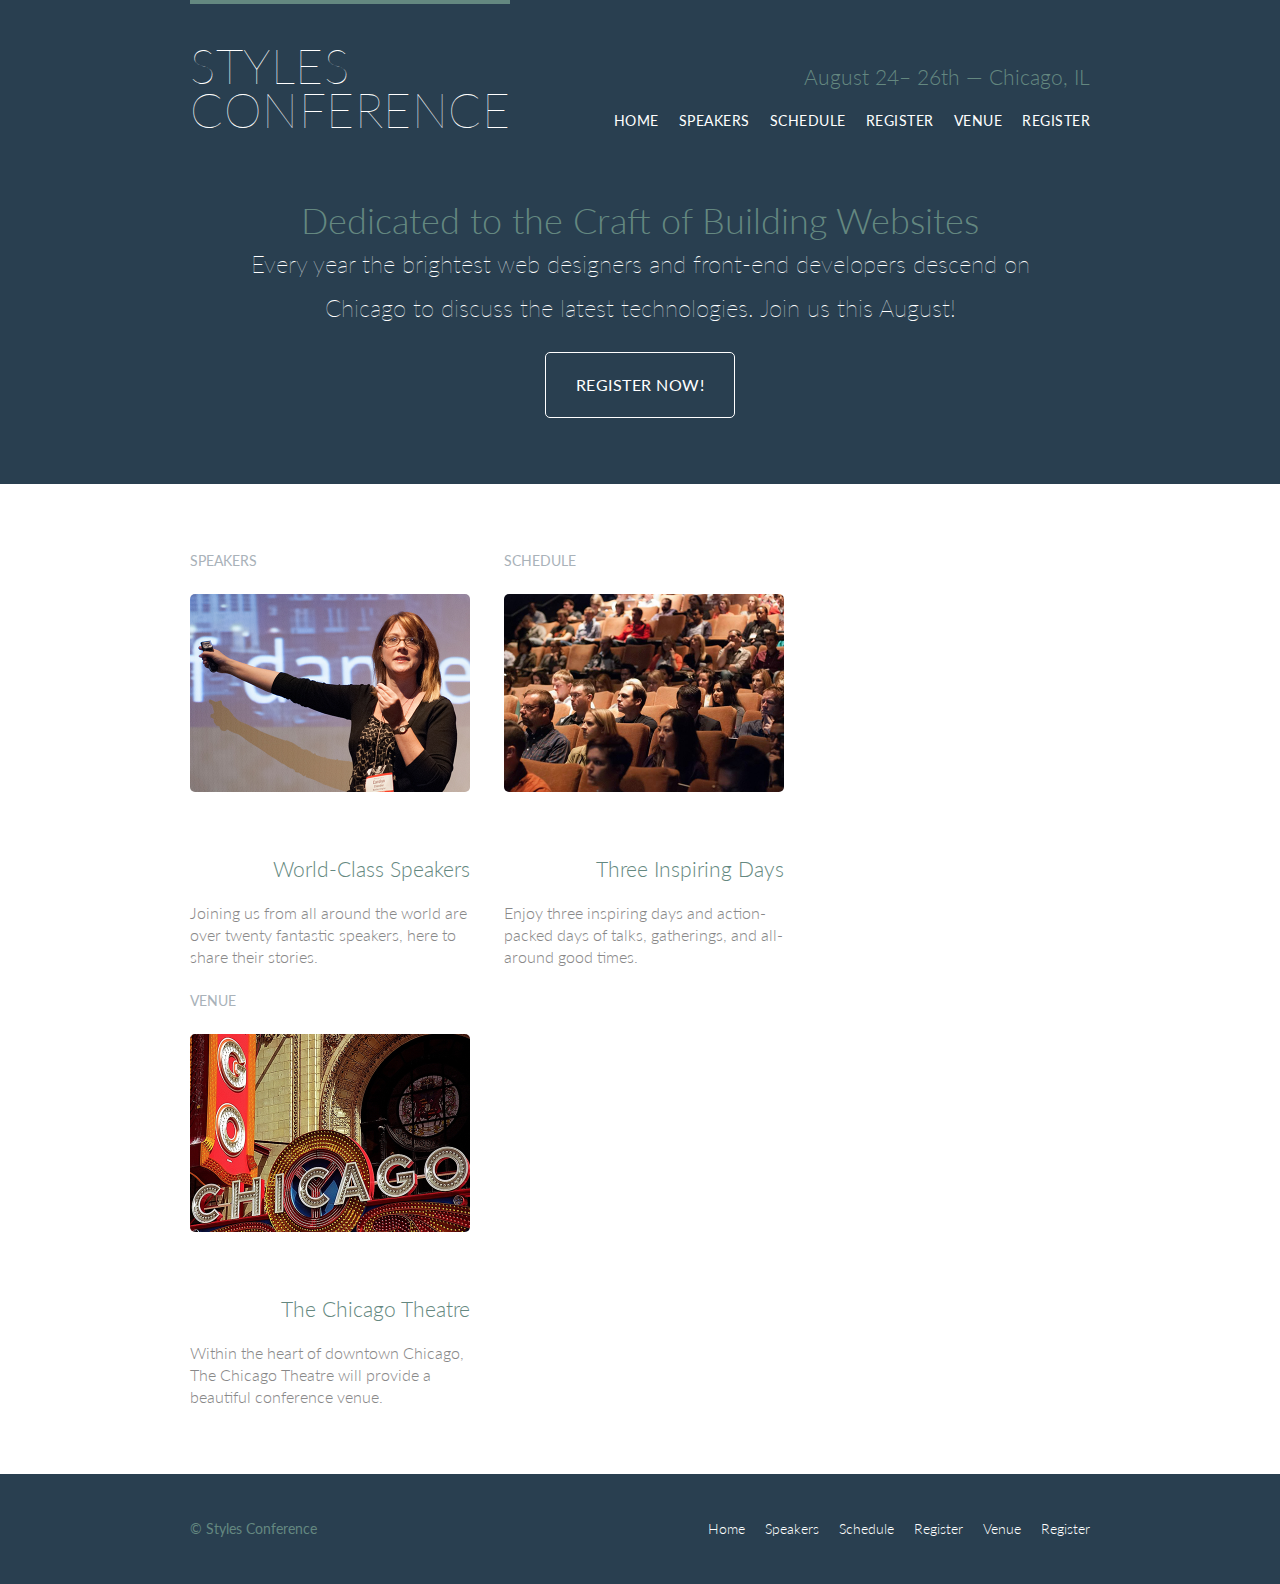
<file: Styles Conference/index.html>
<!DOCTYPE html>
<html lang="en">
    <head>

    <meta charset="utf-8">
    <title>Styles Conference</title>
    <link rel="stylesheet" href="assets/stylesheet/main.css">
    <link rel="stylesheet"
    href="https://fonts.googleapis.com/css2?family=Lato:wght@100;300;400">


    </head>
<body>

        <header class="primary-header container group">
    
            <h1 class="logo">
                <a href="index.html">Styles <br> Conference</a>
            </h1>

        <h3 class="tagline">August 24&ndash; 26th &mdash; Chicago, IL</h3>
 
        <nav class=" nav primary-nav">
            <ul>

            <li><a href="index.html">Home</a></li><!--
            --><li> <a href="speakers.html">Speakers</a></li><!--
            --><li><a href="schedule.html">Schedule</a></li><!--    
            --><li><a href="register.html">Register</a></li><!--
            --><li> <a href="venue.html">Venue</a></li><!--
            --><li><a href= "register.html">Register</a></li>
        
            </ul>
        </nav>

    </header>

        <section class=" hero container">

            <h2>Dedicated to the Craft of Building Websites</h2>

            <p>Every year the brightest web designers and front-end developers descend on Chicago to discuss the latest technologies. Join us this August! </p>

            <a class= "btn btn-alt" href="register.html">Register Now!</a>


        </section>

        <section class="row">
            <div class="grid">
            
            <!-- Speakers-->

            <section class= "teaser col-1-3">
            <h5>Speakers</h5>            
            <a href="speakers.html">
                <img src="assets/home/images/home/speakers.jpg" alt="Professional Speaker">
            <h3 class="tagline">World-Class Speakers</h3>
            </a> 
                <p>Joining us from all around the world are over twenty fantastic speakers, here to share their stories.</p>

            </section><!--
               
                Schedule

            --> <section class="teaser col-1-3">
                <h5>Schedule</h5>
                <a href = "schedule.html">
                    <img src="assets/home/images/home/schedule.jpg" alt="People">
                <h3 class="tagline">Three Inspiring Days</h3>
            </a>
                <p>Enjoy three inspiring days and action-packed days of talks, gatherings, and all-around good times.</p>

            </section><!-- 

                Venue

            --><section class="teaser col-1-3">

                <h5>Venue</h5>             
                <a href="venue.html">
                    <img src="assets/home/images/home/venue.jpg" alt="Chicago Theatre">
                <h3 class="tagline">The Chicago Theatre</h3>
            </a>
                <p>Within the heart of downtown Chicago, The Chicago Theatre will provide a beautiful conference venue.</p>
            </section> 
        </section>
    </div>
</section>

    <footer class="primary-footer container group">

        <small>&copy; Styles Conference</small>

            <nav class="nav">
            <ul>
                <li><a href="index.html">Home</a></li><!--
                --><li> <a href="speakers.html">Speakers</a></li><!--
                --><li><a href="schedule.html">Schedule</a></li><!--    
                --><li><a href="register.html">Register</a></li><!--
                --><li> <a href="venue.html">Venue</a></li><!--
                --><li><a href= "register.html">Register</a></li>
            
                </ul>
            
    </footer>
</body>
</html>
</file>
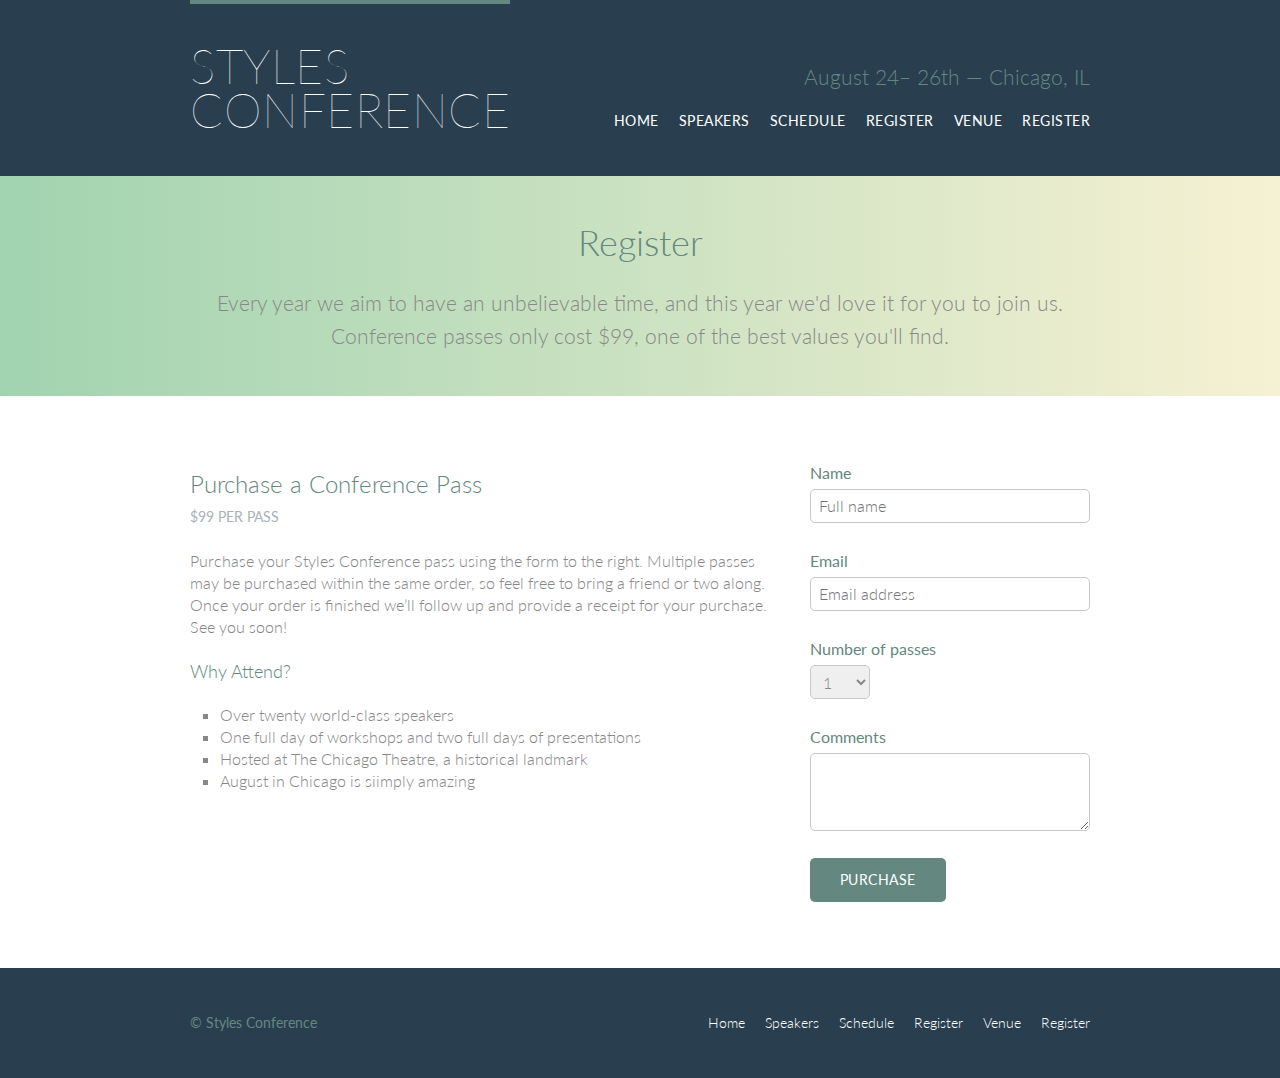
<file: Styles Conference/register.html>
<!DOCTYPE html>
<html lang="en">
    <head>
        <meta charset="utf-8">

        <title>Styles Conference </title>

        <link rel="stylesheet" href="assets/stylesheet/main.css">

        <link rel="stylesheet"
    href="https://fonts.googleapis.com/css2?family=Lato:wght@100;300;400">

    </head>
    <body>

        <header class="primary-header container group">
            <h1 class="logo">
                <a href= "index.html">Styles 
                    <br>
                    Conference</a>
            </h1>

        <h3 class="tagline">August 24&ndash; 26th &mdash; Chicago, IL</h3>

        <nav class="nav primary-nav">
            <ul>

                <li><a href="index.html">Home</a></li><!--
                --><li> <a href="speakers.html">Speakers</a></li><!--
                --><li><a href="schedule.html">Schedule</a></li><!--    
                --><li><a href="register.html">Register</a></li><!--
                --><li> <a href="venue.html">Venue</a></li><!--
                --><li><a href= "register.html">Register</a></li>
            
                </ul>
        </nav>
    </header>
        <section class="row-alt">
            <div class="lead container">
                <h1>Register</h1>
                <p>Every year we aim to have an unbelievable time, and this year we'd love it for you to join us. Conference passes only cost $99, one of the best values you'll find.</p>
        </div>
        </section>
                <section class="row">
                    <div class="grid">
                        <section class="col-2-3">
                            <h2> Purchase a Conference Pass</h2>
                            <h5>$99 per pass</h5>
                            <p>Purchase your Styles Conference pass using the form to the right. Multiple passes may be purchased within the same order, so feel free to bring a friend or two along. Once your order is finished we&#8217;ll follow up and provide a receipt for your purchase. See you soon!</p>
    
                            <h4>Why Attend?</h4>
                <ul class="why-attend">
                        <li>Over twenty world-class speakers</li>
                        <li>One full day of workshops and two full days of presentations</li>
                        <li>Hosted at The Chicago Theatre, a historical landmark </li>
                        <li>August in Chicago is siimply amazing</li>
                    </ul>
                    
                </section><!--
                --><form class="col-1-3" action="#" method="post">
                    <fieldset class="register-group">
                        <label>
                            Name
                            <input type="text" name="name" placeholder="Full name" required>
                        </label>
                        <label>
                            Email
                            <input type="email" name="email" placeholder="Email address" required>
                        </label>
                        <label>
                        Number of passes
                        <select name="quantity" required>
                            <option value="1" selected>1</option>
                            <option value="2">2</option>
                            <option value="3">3</option>
                            <option value="4">4</option>
                            <option value="5">5</option>
                            </select>
                        </label>   
                        <label>
                            Comments
                            <textarea name="comments"></textarea>
                        </label>
                    </fieldset>
                    <input class="btn btn-default" type="submit" name="submit" value="Purchase">
                </form>
            </div>
        </section>
    
        <footer class="primary-footer container group">
            <small>&copy; Styles Conference</small>
            <nav class="nav">
                <ul>

                    <li><a href="index.html">Home</a></li><!--
                    --><li> <a href="speakers.html">Speakers</a></li><!--
                    --><li><a href="schedule.html">Schedule</a></li><!--    
                    --><li><a href="register.html">Register</a></li><!--
                    --><li> <a href="venue.html">Venue</a></li><!--
                    --><li><a href= "register.html">Register</a></li>
                
                    </ul>
            </nav>
            
    
        </footer>
    </body>
</html>
</file>
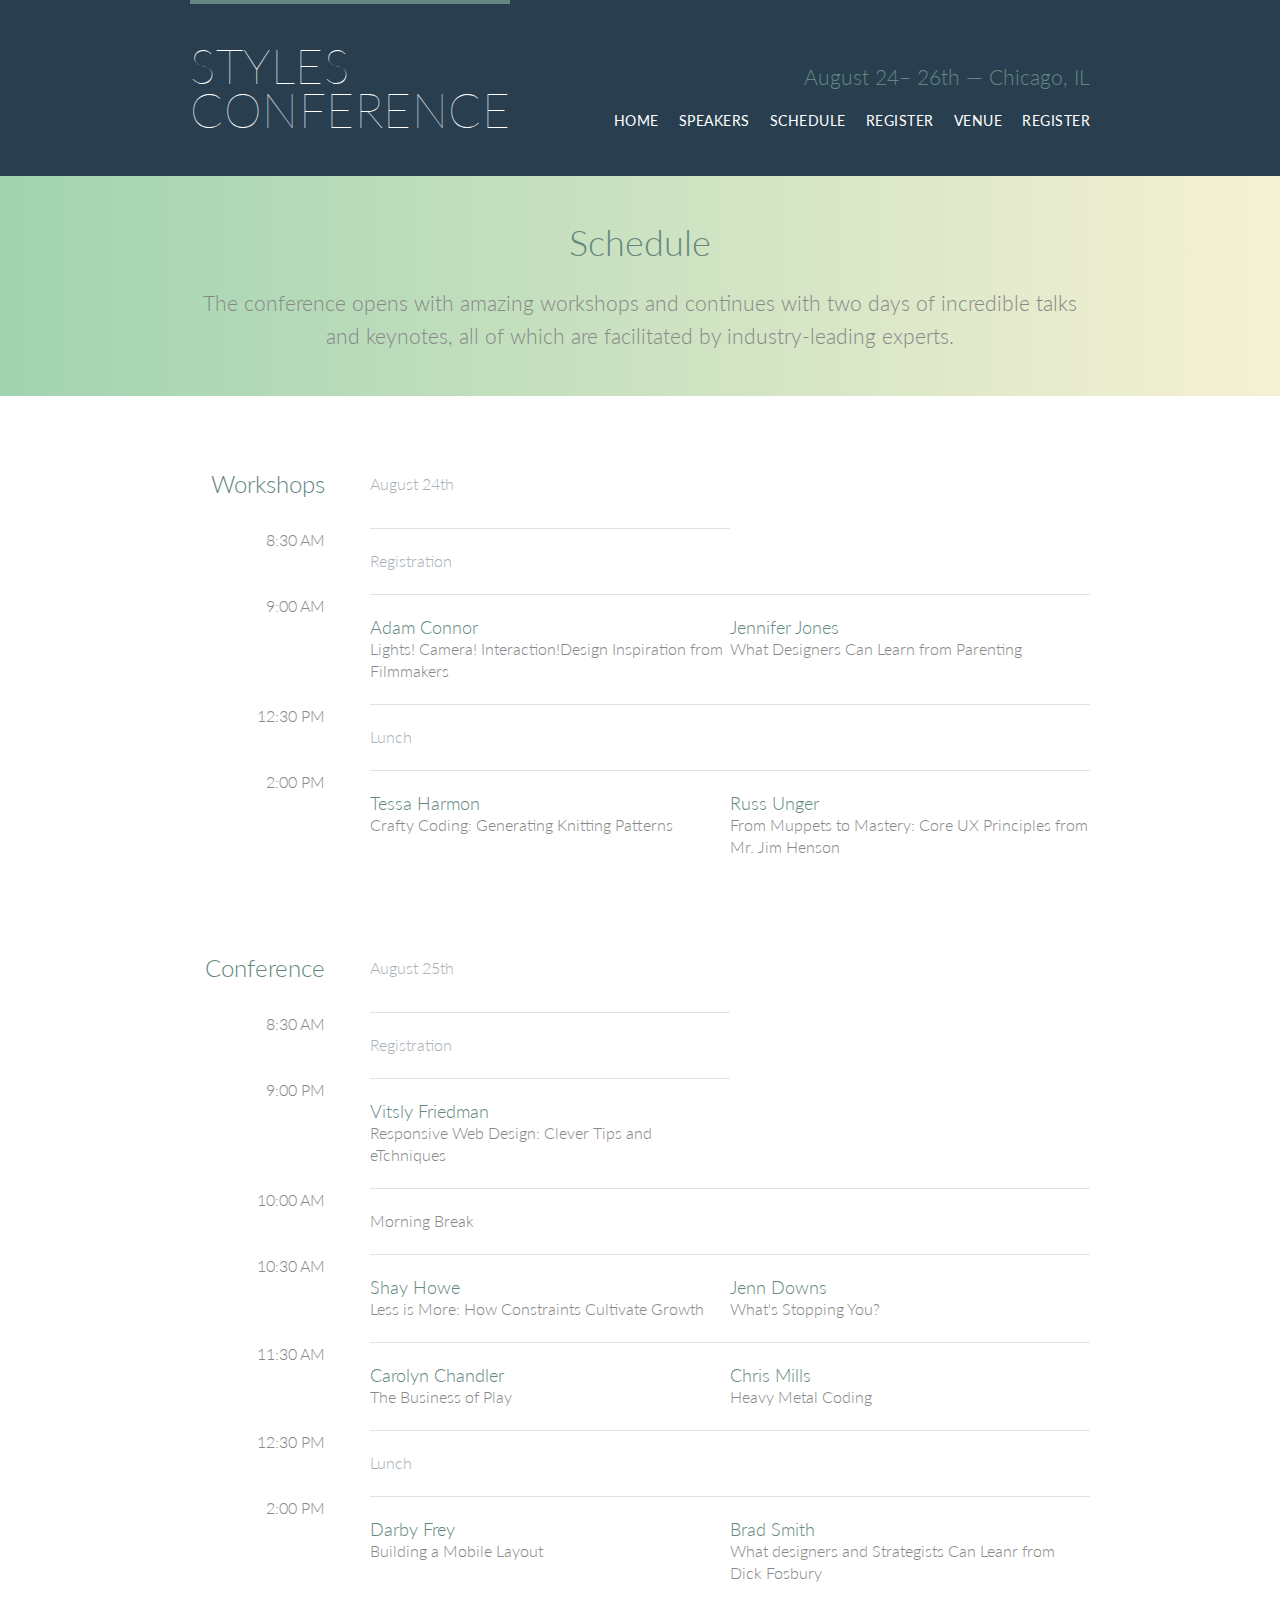
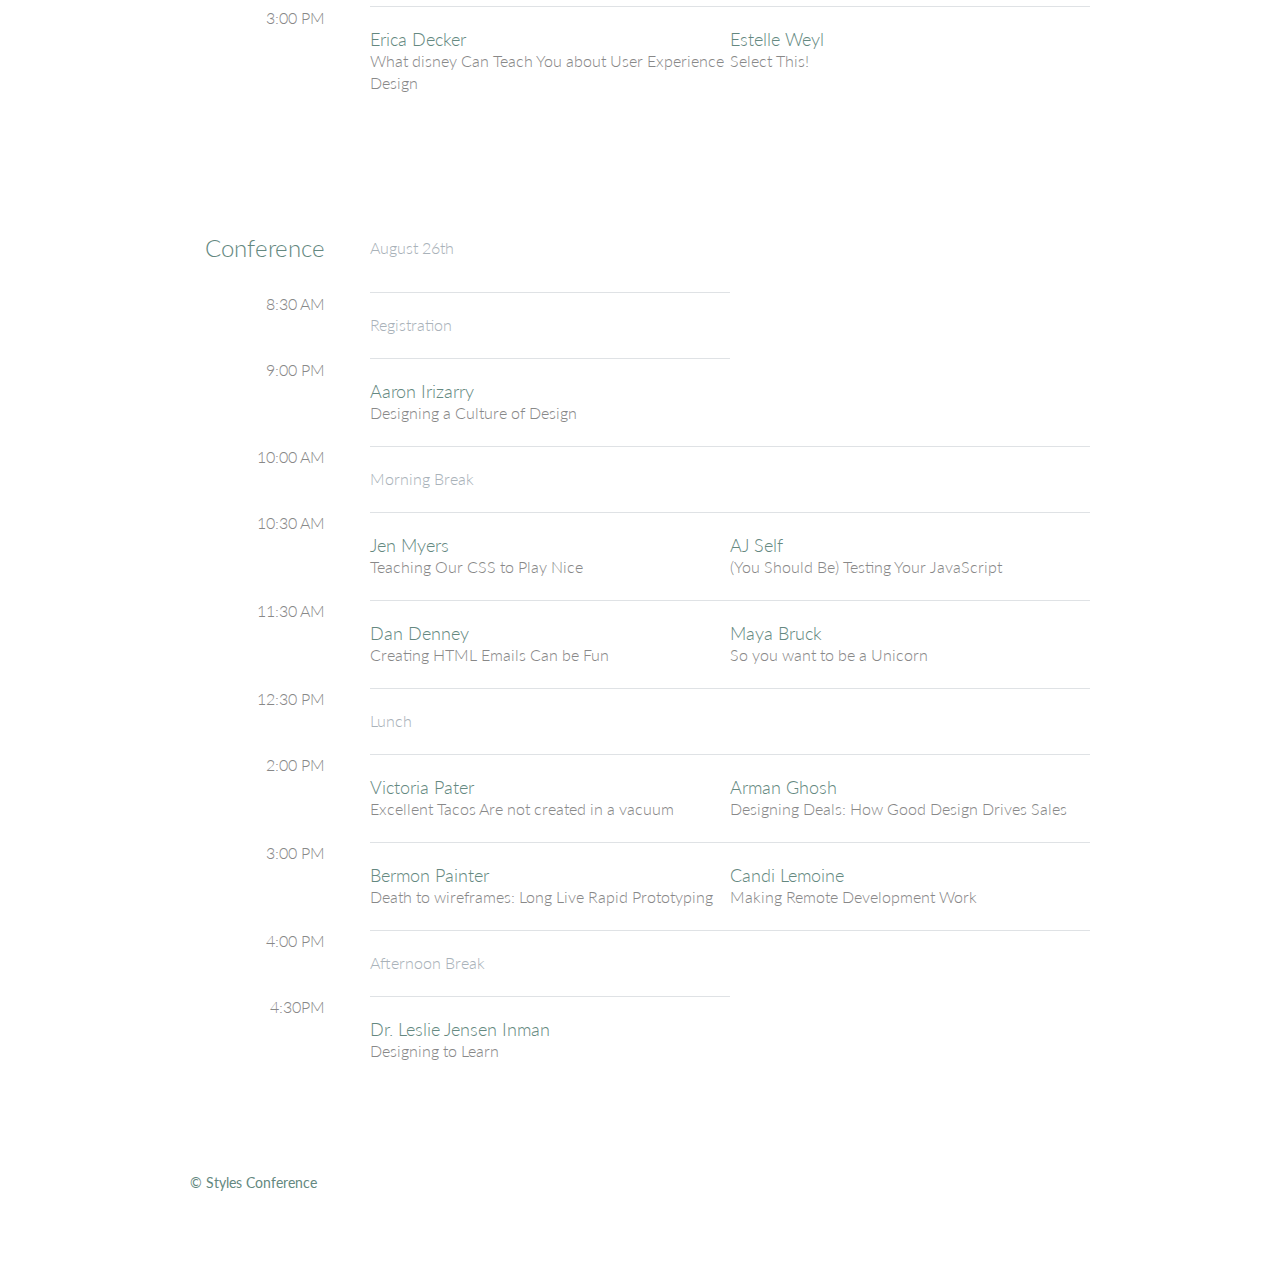
<file: Styles Conference/schedule.html>
<!DOCTYPE html>
<html lang="en">
    <head>
        <meta charset="utf-8">

        <title>Styles Conference </title>

        <link rel="stylesheet" href="assets/stylesheet/main.css">

        <link rel="stylesheet"
    href="https://fonts.googleapis.com/css2?family=Lato:wght@100;300;400">

    </head>
    <body>
        <header class="primary-header container group">
            <h1 class="logo">
                <a href= "index.html">Styles
                    <br>
                     Conference</a>
            </h1>
    

        <h3 class="tagline">August 24&ndash; 26th &mdash; Chicago, IL</h3>
        <nav class="nav primary-nav">
            <ul>

                <li><a href="index.html">Home</a></li><!--
                --><li> <a href="speakers.html">Speakers</a></li><!--
                --><li><a href="schedule.html">Schedule</a></li><!--    
                --><li><a href="register.html">Register</a></li><!--
                --><li> <a href="venue.html">Venue</a></li><!--
                --><li><a href= "register.html">Register</a></li>
            
                </ul>
        </nav>

    </header>
        <section class="row-alt">
            <div class="lead container">
                <h1>Schedule</h1>
                <p> The conference opens with amazing workshops and continues with two days of incredible talks and keynotes, all of which are facilitated by industry-leading experts.</p>
            </div>
        </section>
        <section class="row">
            <div class="container">
              <table>
                <thead>
                  <tr>
                    <th scope="row">Workshops</th>
                    <td class="schedule-offset" colspan="2">August 24th</td>
                  </tr>
                </thead>
                <tbody>
                  <tr>
                    <th scope="row">
                      <time datetime="08:30:00">8:30 AM</time>
                    </th>
                    <td class="schedule-offset"colpsan="2">Registration</td>
                  </tr>
                  <tr>
                    <th scope="row">
                      <time datetime="09:00:00">9:00 AM</time>
                    </th>
                    <td>
                      <a href="speakers.html#adam-connor">
                        <h4>Adam Connor</h4>
                        Lights! Camera! Interaction!Design Inspiration from Filmmakers
                      </a>
                    </td>
                    <td>
                      <a href="speakers.html#jennifer-jones">
                        <h4>Jennifer Jones</h4>
                        What Designers Can Learn from Parenting
                      </a>
                    </td>
                  </tr>
                  <tr>
                    <th scope="row">
                      <time datetime="12:30:00">12:30 PM</time>
                    </th>
                    <td class="schedule-offset"colspan="2">Lunch</td>
                  </tr>
                  <tr>
                    <th scope="row">
                      <time datetime="14:00:00">2:00 PM</time>
                    </th>
                    <td>
                      <a href="speakers.html#tessa-harmon">
                        <h4>Tessa Harmon</h4>
                        Crafty Coding: Generating Knitting Patterns
                      </a>
                    </td>
                    <td>
                      <a href="speakers.html#russ-unger">
                        <h4>Russ Unger</h4>
                        From Muppets to Mastery: Core UX Principles from Mr. Jim
                        Henson
                      </a>
                    </td>
                  </tr>
                </tbody>
              </table>
            </div>

            <!--Conference 8-25-->

          <section class="row">
            <div class="container">
              <table>
                <thead>
                  <tr>
                    <th scope="row">Conference</th>
                    <td class="schedule-offset" colspan="2">August 25th</td>
                  </tr>
                </thead>
                <tbody>
                  <tr>
                    <th scope="row">
                      <time datetime="08:30:00">8:30 AM</time>
                    </th>
                    <td class="schedule-offset"colpsan="2">Registration</td>
                  </tr>
                  <tr>
                    <th scope="row">
                      <time datetime="9:00:00">9:00 PM</time>
                    </th>
                    <td>
                      <a href="speakers.html#vitaly-friedman">
                        <h4>Vitsly Friedman</h4>
                        Responsive Web Design: Clever Tips and eTchniques
                      </a>
                    </td>
                  <tr>
                    <th scope="row">
                      <time datetime="10:00:00">10:00 AM</time>
                    </th>
                    <td colspan="2">Morning Break</td>
                  </tr>
                  <tr>
                    <th scope="row">
                      <time datetime="10:30:00">10:30 AM</time>
                    </th>
                    <td>
                      <a href="speakers.html#shay-howe">
                        <h4>Shay Howe</h4>
                        Less is More: How Constraints Cultivate Growth
                      </a>
                    </td>
                    <td>
                      <a href="speakers.html#jenn-downs">
                        <h4>Jenn Downs</h4>
                        What's Stopping You?
                      </a>
                    </td>
                  </tr>
                  <tr>
                    <th scope="row">
                      <time datetime="11:30:00">11:30 AM</time>
                    </th>
                    <td>
                      <a href="speakers.html#carolyn-chandler">
                        <h4>Carolyn Chandler</h4>
                      The Business of Play
                      </a>
                    </td>
                    <td>
                      <a href="speakers.html#chris-mills">
                        <h4>Chris Mills</h4>
                        Heavy Metal Coding
                      </a>
                    </td>
                  </tr>
                  <tr>
                    <th scope="row">
                      <time datetime="12:30:00">12:30 PM</time>
                    </th>
                    <td class="schedule-offset" colspan="2">Lunch</td>
                  </tr>
                  <tr>
                    <th scope="row">
                      <time datetime="14:00:00">2:00 PM</time>
                    </th>
                    <td>
                      <a href="speakers.html#darby-frey">
                        <h4>Darby Frey</h4>
                        Building a Mobile Layout
                      </a>
                    </td>
                    <td>
                      <a href="speakers.html#brad-smith">
                        <h4>Brad Smith</h4>
                        What designers and Strategists Can Leanr from Dick Fosbury
                      </a>
                    </td>
                  </tr>
                  <tr>
                    <th scope="row">
                      <time datetime="15:00:00">3:00 PM</time>
                    </th>
                    <td>
                      <a href="speakers.html#erica-decker">
                        <h4>Erica Decker</h4>
                        What disney Can Teach You about User Experience Design
                      </a>
                    </td>
                    <td>
                      <a href="speakers.html#estelle-weyl">
                        <h4>Estelle Weyl</h4>
                       Select This!
                      </a>
                    </td>
                  </tr>
                </tbody>
              </table>
            </div>
          </section>

          <!--Conference 8-26-->

          <section class="row">
            <div class="container">
              <table>
                <thead>
                  <tr>
                    <th scope="row">Conference</th>
                    <td class="schedule-offset" colspan="2">August 26th</td>
                  </tr>
                </thead>
                <tbody>
                  <tr>
                    <th scope="row">
                      <time datetime="08:30:00">8:30 AM</time>
                    </th>
                    <td class="schedule-offset" colpsan="2">Registration</td>
                </tr>
                <tr>
                    <th scope="row">
                      <time datetime="9:00:00">9:00 PM</time>
                    </th>
                    <td>
                      <a href="speakers.html#aaron-irizarry">
                        <h4>Aaron Irizarry</h4>
                        Designing a Culture of Design
                      </a>
                    </td>
                  <tr>
                  <tr>
                    <th scope="row">
                      <time datetime="10:00:00">10:00 AM</time>
                    </th>
                    <td class="schedule-offset" colspan="2">Morning Break</td>
                  </tr>
                  <tr>
                    <th scope="row">
                      <time datetime="10:30:00">10:30 AM</time>
                    </th>
                    <td>
                      <a href="speakers.html#jen-myers">
                        <h4>Jen Myers</h4>
                        Teaching Our CSS to Play Nice
                      </a>
                    </td>
                    <td>
                      <a href="speakers.html#aj-self">
                        <h4>AJ Self</h4>
                        (You Should Be) Testing Your JavaScript
                      </a>
                    </td>
                  </tr>
                  <tr>
                    <th scope="row">
                      <time datetime="11:30:00">11:30 AM</time>
                    </th>
                    <td>
                      <a href="speakers.html#dan-denney">
                        <h4>Dan Denney</h4>
                        Creating HTML Emails Can be Fun
                      </a>
                    </td>
                    <td>
                      <a href="speakers.html#maya-bruck">
                        <h4>Maya Bruck</h4>
                        So you want to be a Unicorn
                      </a>
                    </td>
                  </tr>
                  <tr>
                    <th scope="row">
                      <time datetime="12:30:00">12:30 PM</time>
                    </th>
                    <td class="schedule-offset"colspan="2">Lunch</td>
                  </tr>
                  <tr>
                    <th scope="row">
                      <time datetime="14:00:00">2:00 PM</time>
                    </th>
                    <td>
                      <a href="speakers.html#victoria-pater">
                        <h4>Victoria Pater</h4>
                        Excellent Tacos Are not created in a vacuum
                      </a>
                    </td>
                    <td>
                      <a href="speakers.html#arman-ghosh">
                        <h4>Arman Ghosh</h4>
                        Designing Deals: How Good Design Drives Sales
                      </a>
                    </td>
                  </tr>
                  <tr>
                    <th scope="row">
                      <time datetime="15:00:00">3:00 PM</time>
                    </th>
                    <td>
                      <a href="speakers.html#bermon-painter">
                        <h4>Bermon Painter</h4>
                        Death to wireframes: Long Live Rapid Prototyping
                      </a>
                    </td>
                    <td>
                      <a href="speakers.html#candi-lemoine">
                        <h4>Candi Lemoine</h4>
                        Making Remote Development Work
                      </a>
                    </td>
                  </tr>
                  <tr>
                    <th scope="row">
                      <time datetime="16:00:00">4:00 PM</time>
                    </th>
                    <td class="schedule-offset" colspan="2">Afternoon Break</td>
                  </tr>
                  <tr>
                      <th scope="row">
                        <time datetime="16:30:00">4:30PM</time>
                      </th>
                      <td>
                          <a href="speakers.html#leslie-jensen-inman">
                              <h4>Dr. Leslie Jensen Inman</h4>
                              Designing to Learn
                          </a>
                      </td>
                  </tr>
                </tbody>
              </table>
            </div>
          </section>
        <footer class="primary-footer container group">
            <small>&copy; Styles Conference</small>
            <nav class="nav">
                <ul>

                    <li><a href="index.html">Home</a></li><!--
                    --><li> <a href="speakers.html">Speakers</a></li><!--
                    --><li><a href="schedule.html">Schedule</a></li><!--    
                    --><li><a href="register.html">Register</a></li><!--
                    --><li> <a href="venue.html">Venue</a></li><!--
                    --><li><a href= "register.html">Register</a></li>
                
                    </ul>
            </nav>
            
    
        </footer>
    </body>
</html>
</file>
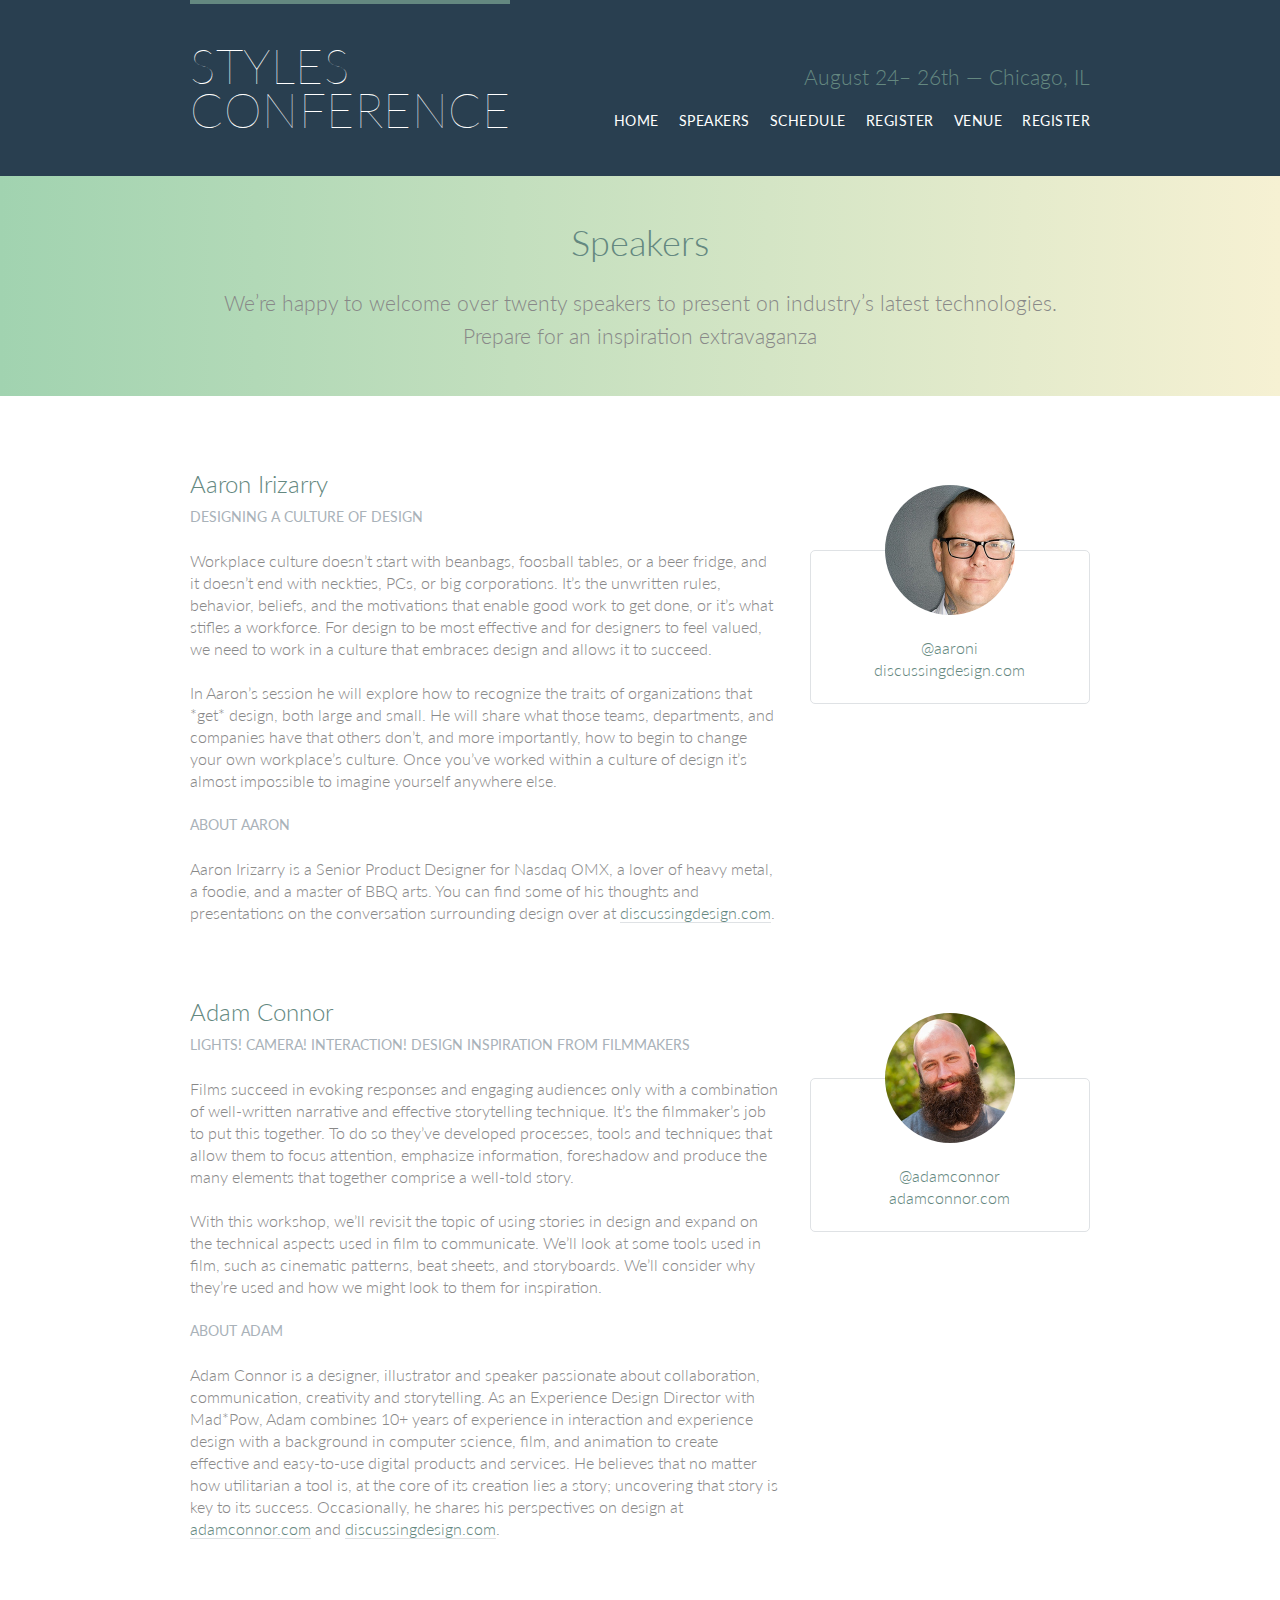
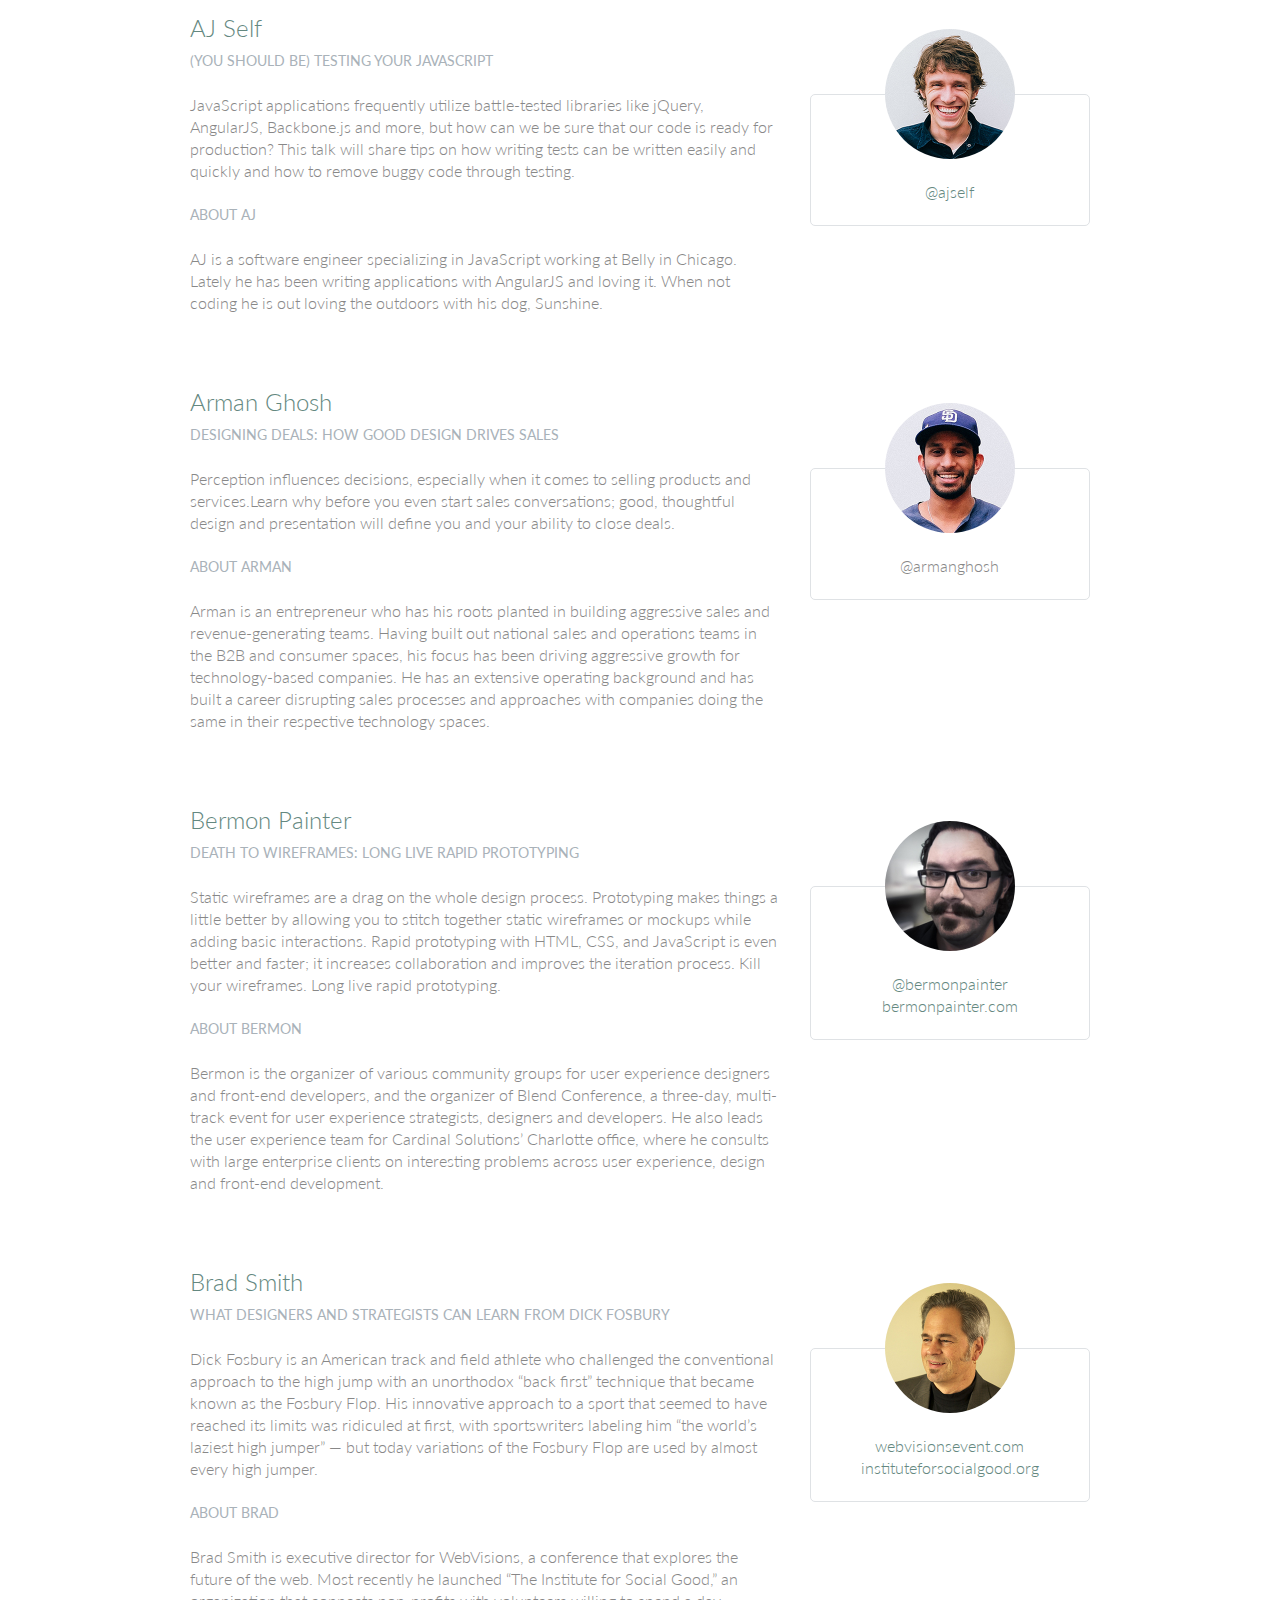
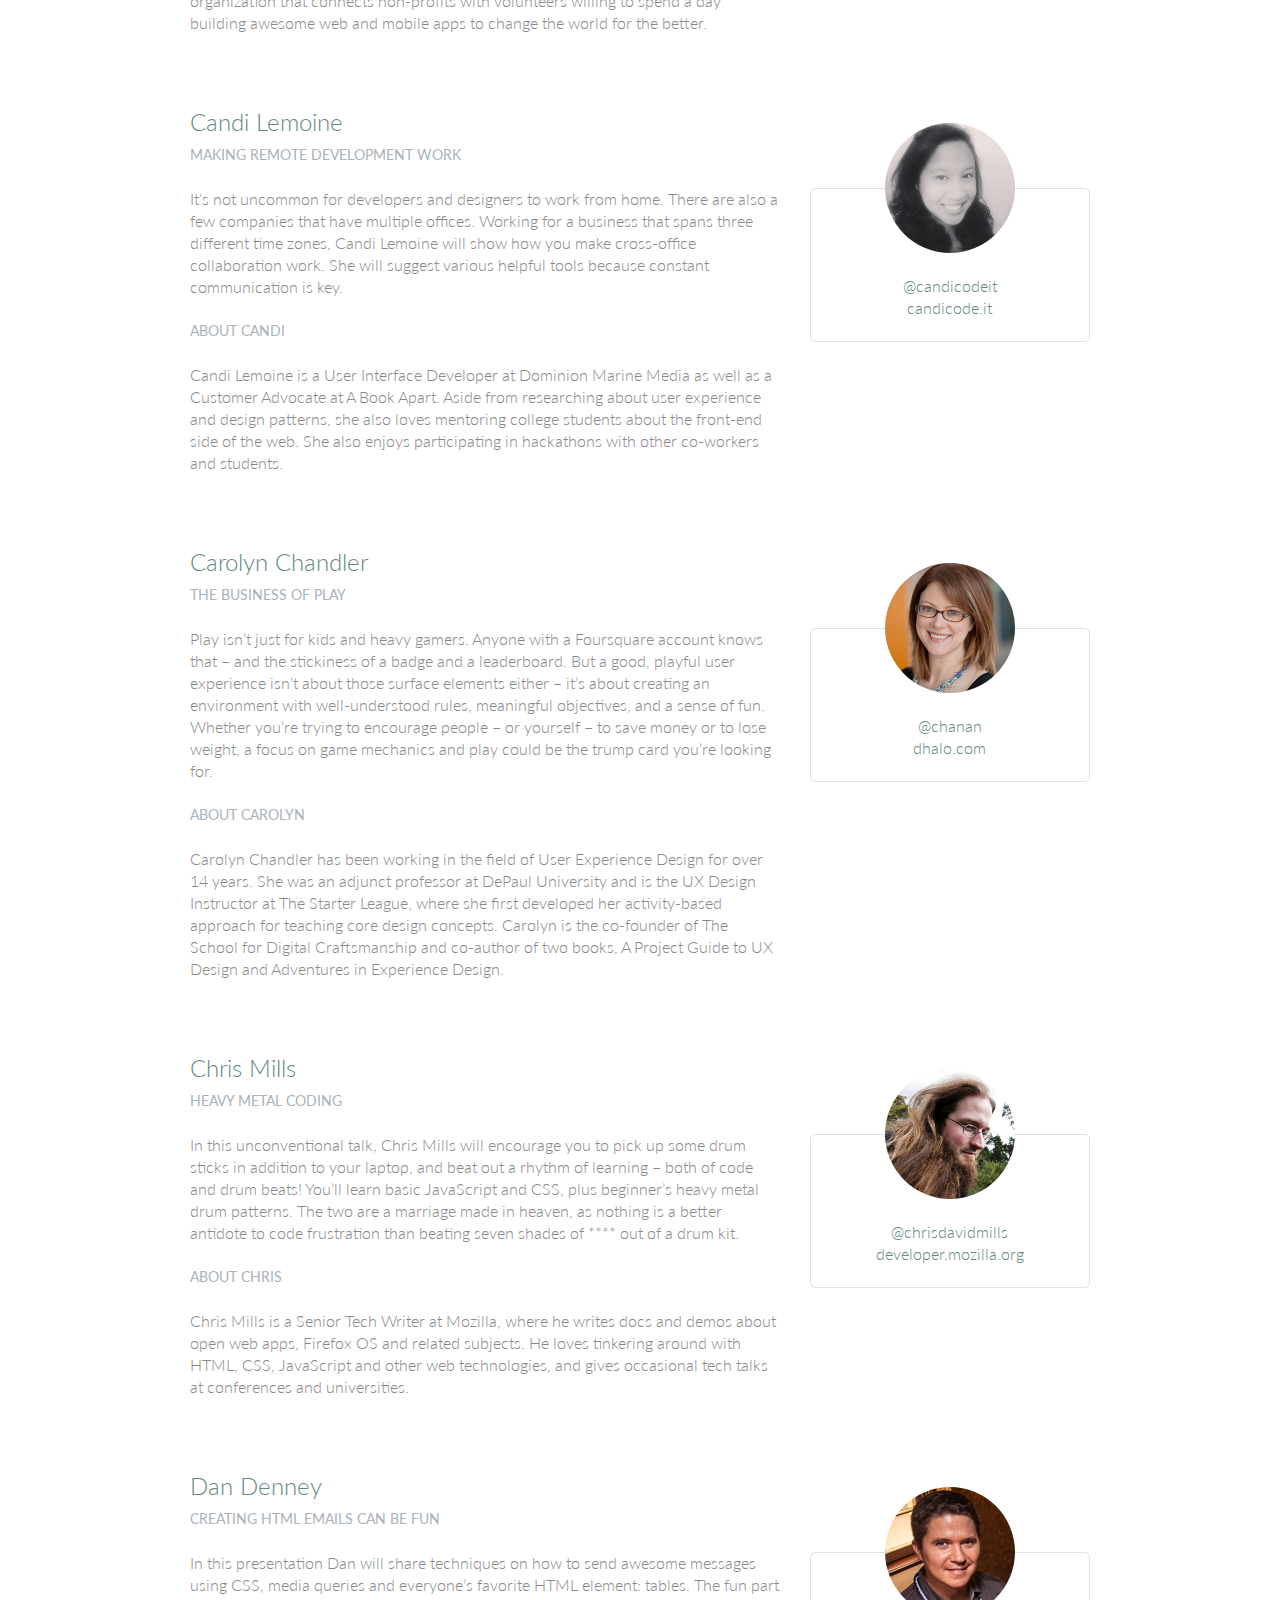
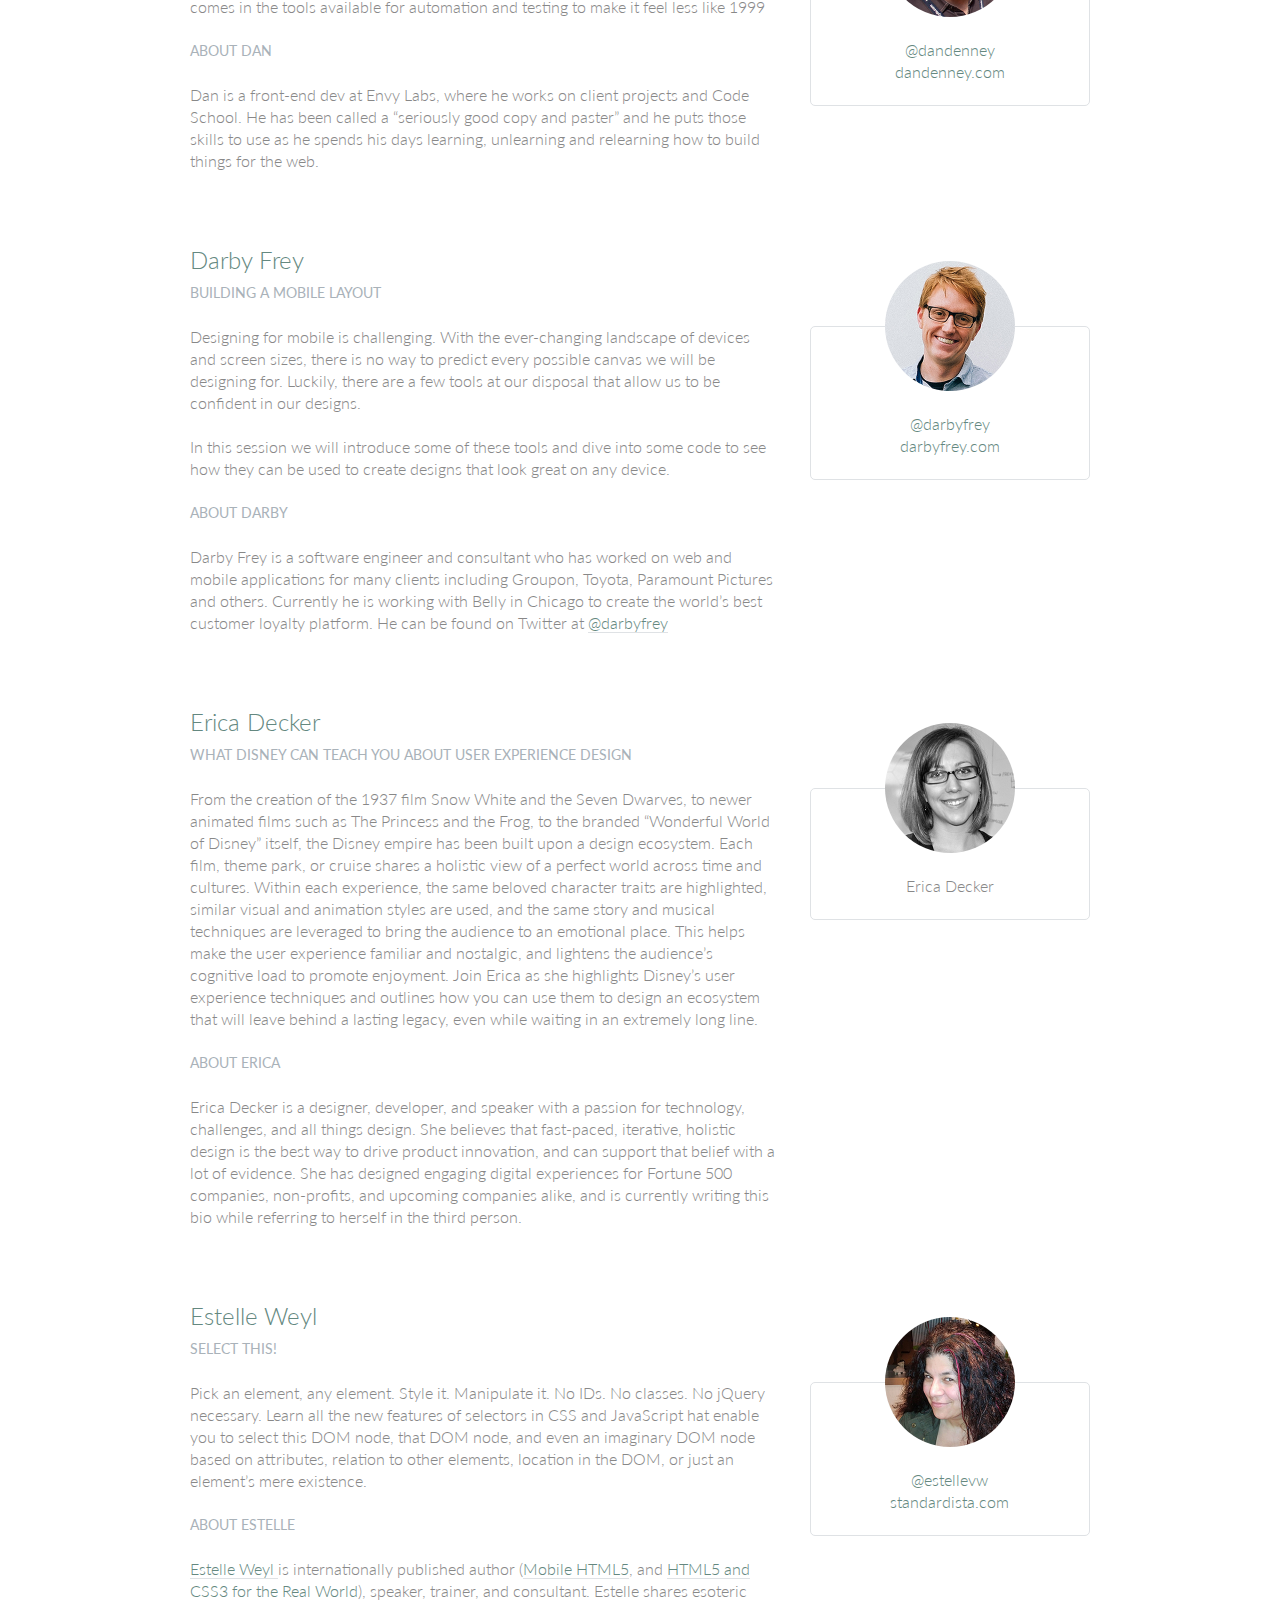
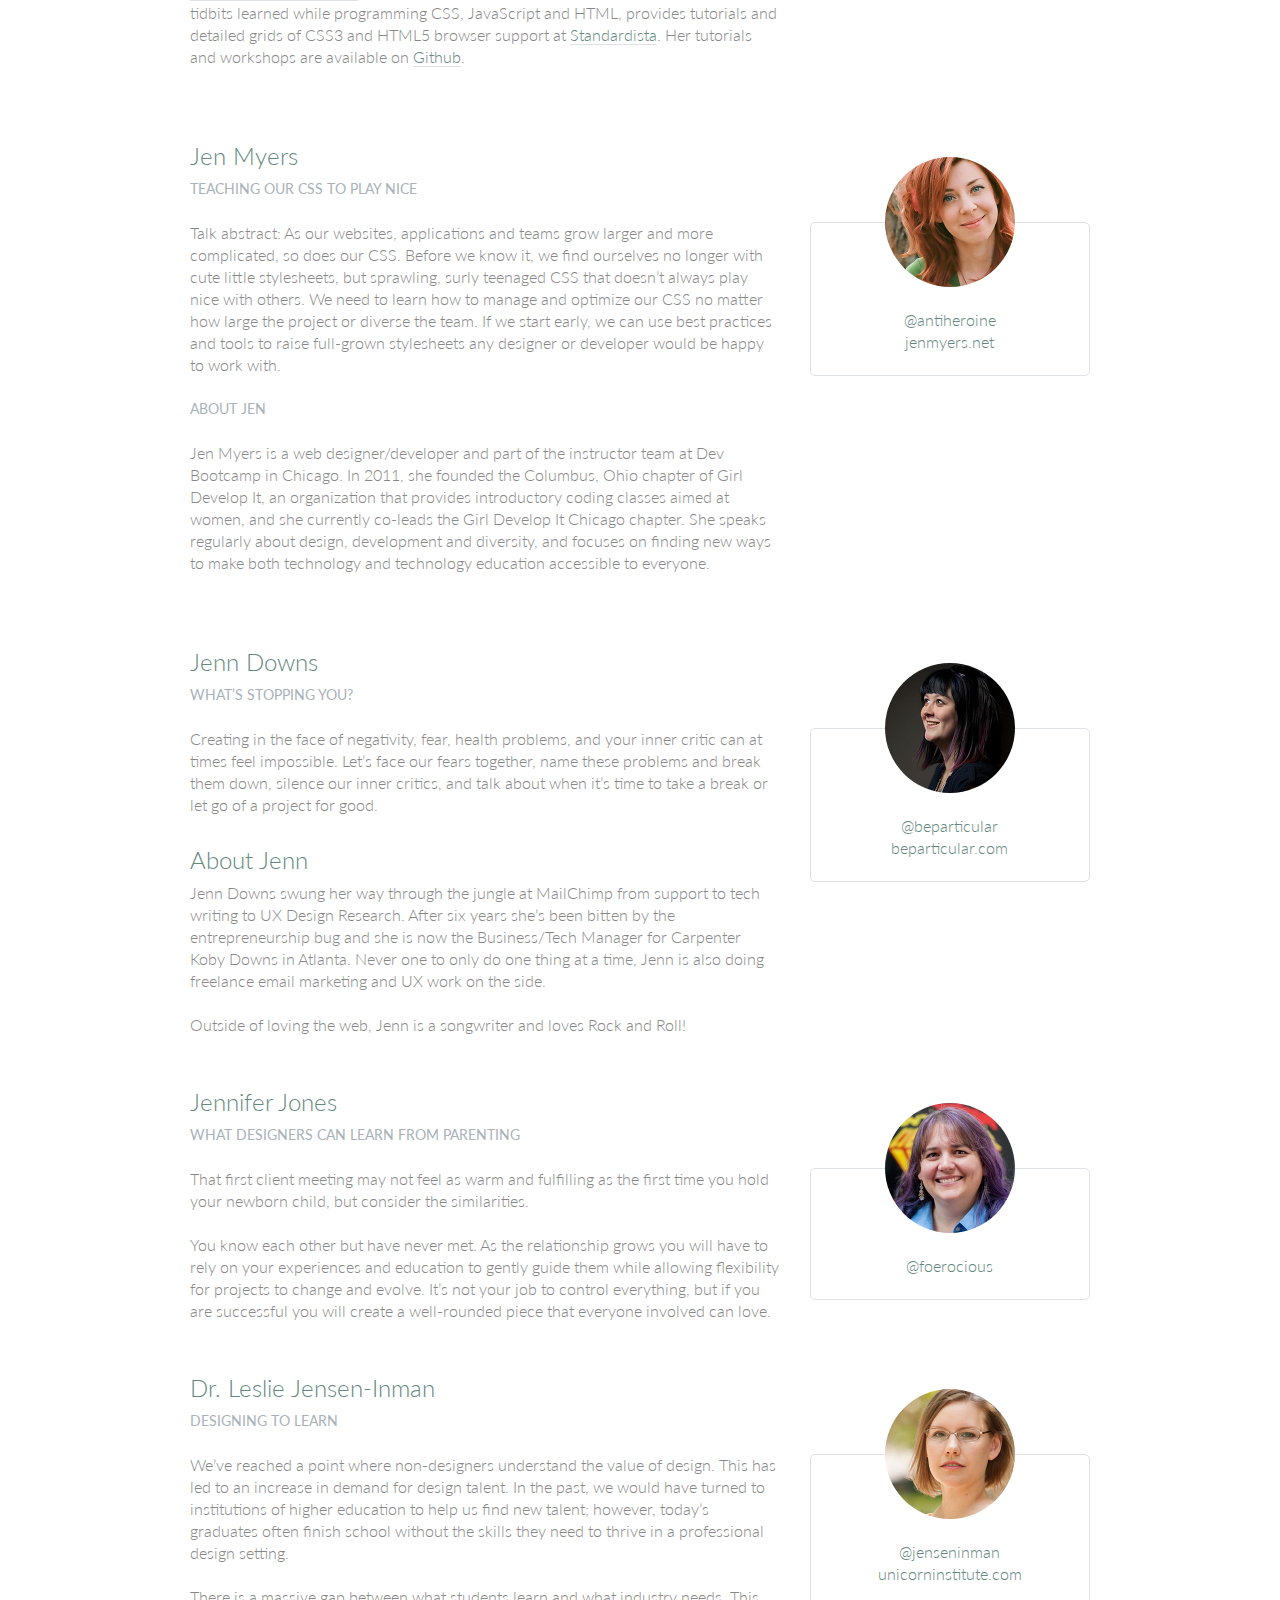
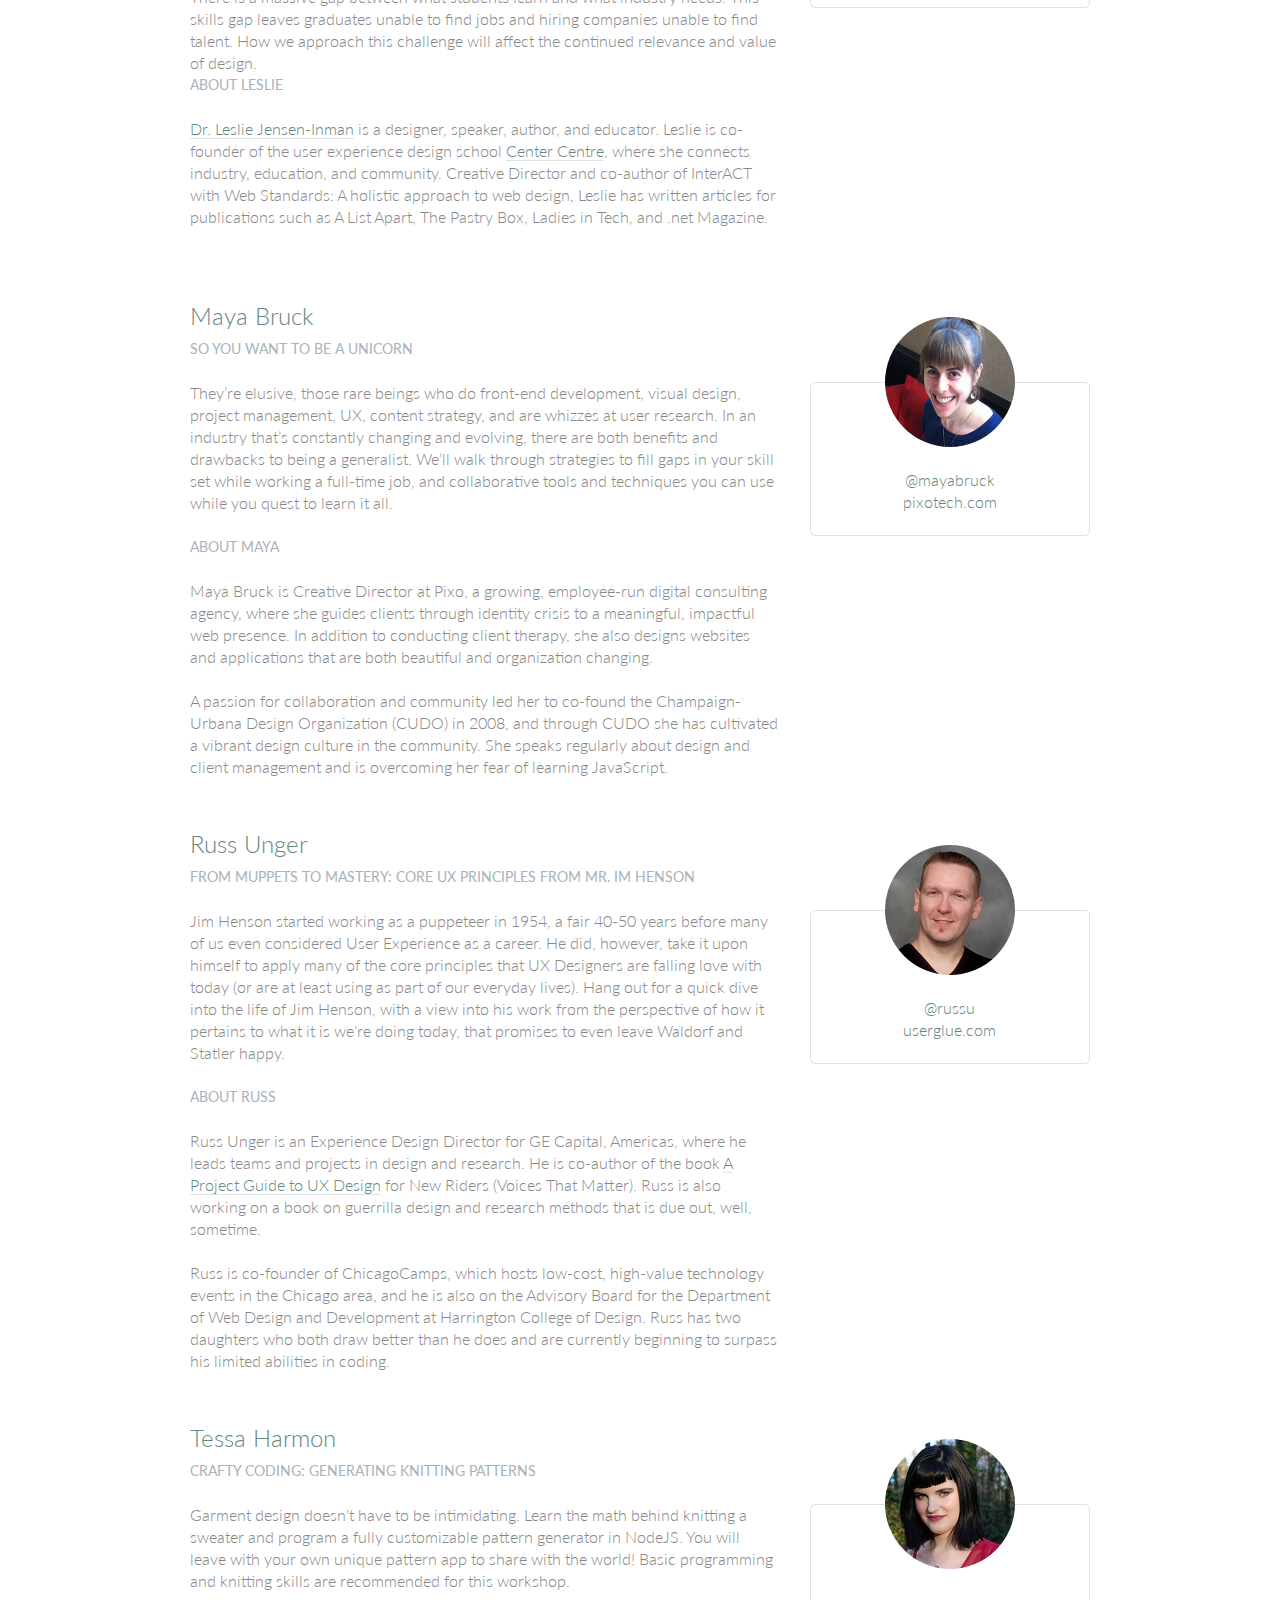
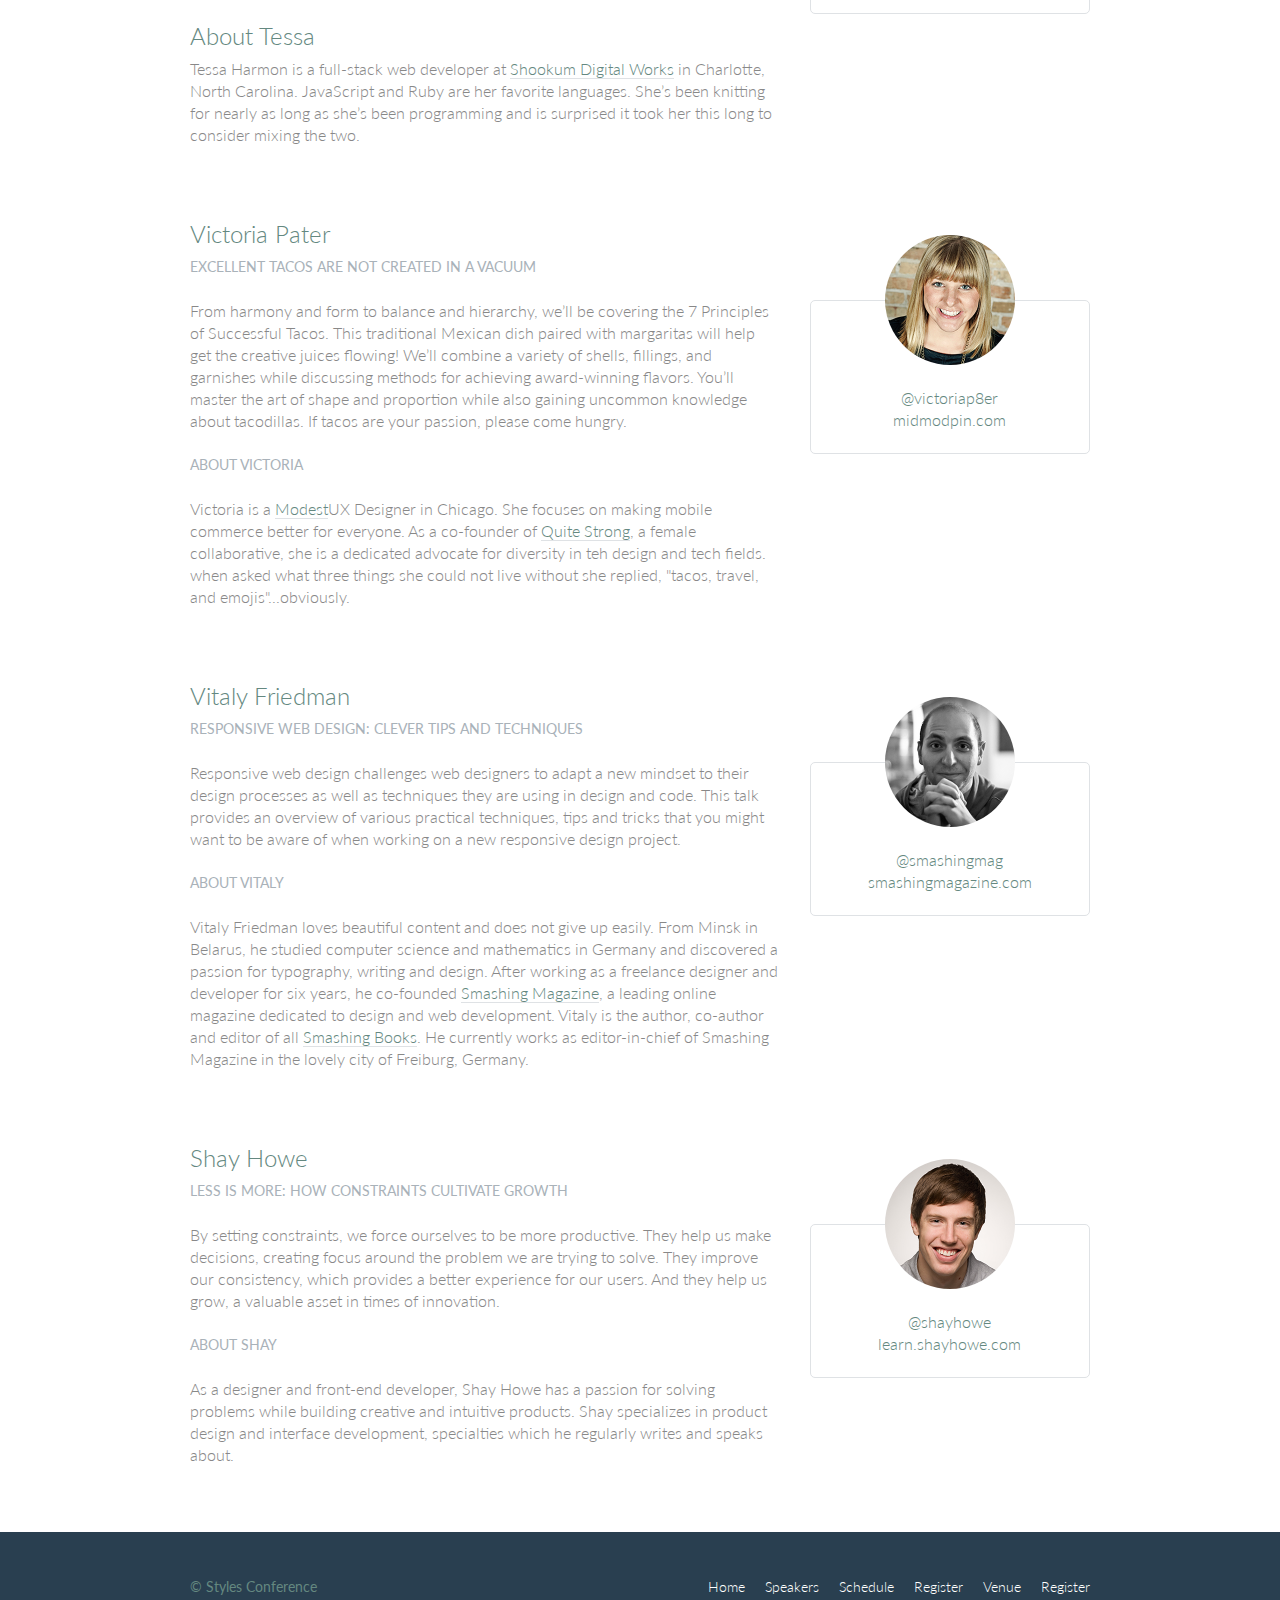
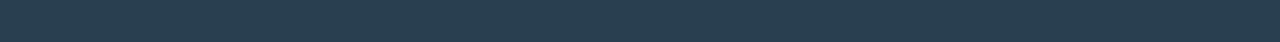
<file: Styles Conference/speakers.html>
<!DOCTYPE html>
<html lang="en">
    <head>
        <meta charset="utf-8">

        <title>Styles Conference </title>

        <link rel="stylesheet" href="assets/stylesheet/main.css">

        <link rel="stylesheet"
    href="https://fonts.googleapis.com/css2?family=Lato:wght@100;300;400">

    </head>
    <body>

        <header class="primary-header container group">
            <h1 class="logo">
                <a href= "index.html">
                    Styles <br>
                    Conference</a>
            </h1>

        <h3 class="tagline">August 24&ndash; 26th &mdash; Chicago, IL</h3>

        <nav class="nav primary-nav"> 
            <ul>

                <li><a href="index.html">Home</a></li><!--
                --><li> <a href="speakers.html">Speakers</a></li><!--
                --><li><a href="schedule.html">Schedule</a></li><!--    
                --><li><a href="register.html">Register</a></li><!--
                --><li> <a href="venue.html">Venue</a></li><!--
                --><li><a href= "register.html">Register</a></li>
            
                </ul>
        </nav>
    </header>
        <section class="row-alt">
            <div class="lead container">
            <h1>Speakers</h1>
            
            <p>We&#8217;re happy to welcome over twenty speakers to present on industry&#8217;s latest technologies. Prepare for an inspiration extravaganza</p>
        </div>
        </section>
        <section class="row">
            <div class="grid">
            <section class="speaker" id="aaron-irizarry">
             <div class="col-2-3">

                <h2>Aaron Irizarry</h2>

                <h5>DESIGNING A CULTURE OF DESIGN</h5>

                <p>Workplace culture doesn’t start with beanbags, foosball tables, or a beer fridge,
                     and it doesn’t end with neckties, PCs, or big corporations. It’s the unwritten rules, behavior, beliefs, and the motivations that enable good work to get done, or it’s what stifles a workforce. For design to be most effective and for designers to feel valued, 
                    we need to work in a culture that embraces design and allows it to succeed.
                </p>

                <p>In Aaron’s session he will explore how to recognize the traits of organizations that *get* design, both large and small. 
                    He will share what those teams, departments, and companies have that others don’t, and more importantly, how to begin to change your own workplace’s culture.
                    Once you’ve worked within a culture of design it’s almost impossible 
                    to imagine yourself anywhere else.
                </p>

                <h5>About Aaron</h5>

                <p>Aaron Irizarry is a Senior Product Designer for Nasdaq OMX, a lover of heavy metal, a foodie, and a master of BBQ arts. 
                    You can find some of his thoughts and presentations on the conversation surrounding design over at <a href="discussingdesign.com">discussingdesign.com</a>.
                </p>

            </div><!--
            --><aside class="col-1-3">
                <div class="speaker-info">
                    <img src="assets/home/images/speakers/aaron-irizarry.jpg" alt="Aaron Irizarry">
                <ul>
                    <li><a href="https://twitter.com/aaroni">@aaroni</a></li>
                    <li><a href="http://www.discussingdesign.com">discussingdesign.com</a></li>
                </ul>
            </div>
            </aside>
            </section>

            <section class="speaker" id="adam-connor">
                <div class="col-2-3">

                    <h2>Adam Connor</h2>

                    <h5>LIGHTS! CAMERA! INTERACTION! 
                        DESIGN INSPIRATION FROM FILMMAKERS
                    </h5>

                    <p>Films succeed in evoking responses and engaging audiences only with a combination of well-written narrative and effective storytelling technique.
                         It’s the filmmaker’s job to put this together. 
                        To do so they’ve developed processes, tools and techniques that allow them to focus attention, 
                        emphasize information, foreshadow and produce the many elements that together comprise a well-told story.
                    </p>

                    <p>With this workshop, we’ll revisit the topic of using stories in design and expand on the technical aspects used in film to communicate.
                         We’ll look at some tools used in film, such as cinematic patterns, beat sheets, and storyboards.
                         We’ll consider why they’re used and how we might look to them for inspiration.
                    </p>

                    <h5>About Adam</h5>

                    <p>Adam Connor is a designer, illustrator and speaker passionate about collaboration, communication, creativity and storytelling. 
                        As an Experience Design Director with Mad*Pow, Adam combines 10+ years of experience in interaction and experience design with a background in computer science,
                         film, and animation to create effective and easy-to-use digital products and services. He believes that no matter how utilitarian a tool is, at the core of its creation lies a story; uncovering that story is key to its success. Occasionally, 
                        he shares his perspectives on design at <a href="adamconnor.com">adamconnor.com</a> and <a href="discussingdesign.com">discussingdesign.com</a>.
                    </p>
    
                </div><!---
                --><aside class="col-1-3">
                    <div class=speaker-info>
                        <img src="assets/home/images/speakers/adam-connor.jpg" alt="Adam Connor">
                        <ul>
                            <li><a href="https://twitter.com/adamconnor">@adamconnor</a></li>
                            <li><a href="adamconnor.com">adamconnor.com</a></li>
                        </ul>
                    </div>
                </aside>
            </section>
            <section class="speaker" id="aj-self">
                <div class="col-2-3">
                    <h2>AJ Self</h2>

                    <h5>(YOU SHOULD BE) TESTING YOUR JAVASCRIPT</h5>

                    <p>JavaScript applications frequently utilize battle-tested libraries like jQuery, AngularJS, Backbone.js 
                        and more, but how can we be sure that our code is ready for production? 
                        This talk will share tips on how writing tests can be written easily and quickly and how to remove 
                        buggy code through testing.
                    </p>

                    <h5>About AJ</h5>

                    <p>AJ is a software engineer specializing in JavaScript working at Belly in Chicago.
                         Lately he has been writing applications with AngularJS and loving it. 
                        When not coding he is out loving the outdoors with his dog, Sunshine.
                    </p>
                </div><!--
                --><aside class="col-1-3">
                    <div class="speaker-info">
                        <img src="assets/home/images/speakers/aj-self.jpg" alt="AJ Self">
                        <ul>
                            <li><a href= "https://twitter.com/ajself">@ajself</a></li>
                        </ul>

                    </div>
                </aside>

            </section>

            <section class="speaker" id="arman-ghosh">
                <div class="col-2-3">

                    <h2>Arman Ghosh</h2>

                    <h5>DESIGNING DEALS: HOW GOOD DESIGN DRIVES SALES</h5>

                    <p>Perception influences decisions, especially when it comes to selling products and services.Learn why before you even start sales conversations; 
                       
                        good, thoughtful design and presentation will define you and your ability to close deals.
                    </p>
                    
                    <h5>About Arman</h5>

                    <p>Arman is an entrepreneur who has his roots planted in building aggressive sales and revenue-generating teams. Having built out national sales and operations teams in the B2B and consumer spaces, his focus has been driving aggressive growth for technology-based companies. He has an extensive operating background and has built a career disrupting sales processes and approaches with companies 
                        
                        doing the same in their respective technology spaces.
                    </p>
                </div><!--
                --><aside class="col-1-3">
                    <div class="speaker-info">
                        <img src="assets/home/images/speakers/arman-ghosh.jpg" alt="Arman Ghosh">
                        <ul>
                            <li><a href="https://twitter.com/armanghosh"></a>@armanghosh</li>
                        </ul>
                    </div>
                </aside>
            </section>

            <section class="speaker" id= "bermon-painter">
                <div class="col-2-3">

                    <h2>Bermon Painter</h2>

                    <h5>DEATH TO WIREFRAMES: LONG LIVE RAPID PROTOTYPING</h5>

                    <p>Static wireframes are a drag on the whole design process. Prototyping makes things a little better by allowing you to 
                        
                        stitch together static wireframes or mockups while adding basic interactions. Rapid prototyping with HTML, CSS, and JavaScript is even better and faster; it increases collaboration and improves the iteration process.
                         
                        Kill your wireframes. Long live rapid prototyping.
                    </p>

                    <h5>ABOUT BERMON</h5>

                    <p>Bermon is the organizer of various community groups for user experience designers and front-end developers, 
                        
                        and the organizer of Blend Conference, a three-day, multi-track event for user experience strategists, designers and developers. He also leads the user experience team for Cardinal Solutions’ Charlotte office, where he consults with large enterprise clients on interesting problems across user experience, 
                        
                        design and front-end development.
                    </p>
    
                </div><!--

            --><aside class="col-1-3">
                <div class="speaker-info">
                    <img src="assets/home/images/speakers/bermon-painter.jpg" alt="Bermon Painter">
                    <ul>
                        <li> <a href="https://twitter.com/bermonpainter">@bermonpainter</a></li>
                        <li><a href="http://bermonpainter.com/">bermonpainter.com</a></li>
                    </ul>
                </div> 
            </aside>
            </section>

            <section class="speaker" id="brad-smith">
                <div class="col-2-3">
                <h2>Brad Smith</h2>

                <h5>
                    WHAT DESIGNERS AND STRATEGISTS CAN LEARN FROM DICK FOSBURY
                </h5>

                <p>Dick Fosbury is an American track and field athlete who challenged the conventional approach to the high jump with an unorthodox “back first” technique that became known as the Fosbury Flop. His innovative approach to a sport that seemed to have reached its limits was ridiculed at first, with sportswriters labeling him “the world’s laziest high jumper” — 
                    
                    but today variations of the Fosbury Flop are used by almost every high jumper.
                </p>
                 
                <h5>About Brad</h5>

                <p>Brad Smith is executive director for WebVisions, a conference that explores the future of the web. 
                    
                    Most recently he launched “The Institute for Social Good,” an organization that connects non-profits with volunteers 
                    
                    willing to spend a day building awesome web and mobile apps to change the world for the better.
                </p>

                </div><!--
                --><aside class="col-1-3">
                    <div class="speaker-info">
                        <img src="assets/home/images/speakers/brad-smith.jpg" alt="Brad Smith">
                        <ul>
                            <li><a href="http://www.webvisionsevent.com/">webvisionsevent.com</a></li>
                            <li><a href="http://www.instituteforsocialgood.org/">instituteforsocialgood.org</a></li>
                        </ul>
                    </div> 
                </aside>
            </section>

            <section class="speaker" id="candi-lemoine">
                <div class="col-2-3">

                    <h2>Candi Lemoine</h2>

                    <h5>
                        MAKING REMOTE DEVELOPMENT WORK
                    </h5>

                    <p>It’s not uncommon for developers and designers to work from home. There are also a few companies that have multiple offices. Working for a business that spans three different time zones, Candi Lemoine will show how you make cross-office collaboration work.
                         
                        She will suggest various helpful tools because constant communication is key.
                    </p>

                    <h5>About Candi</h5>

                    <p>Candi Lemoine is a User Interface Developer at Dominion Marine Media as well as a Customer Advocate at A Book Apart. Aside from researching about user experience and design patterns, she also loves mentoring college students about the front-end side of the web. 
                        
                        She also enjoys participating in hackathons with other co-workers and students.
                    </p>

                </div><!--
                --><aside class="col-1-3">
                    <div class="speaker-info">
                        <img src="assets/home/images/speakers/candi-lemoine.jpg" alt="Candi Lemoine">
                        <ul>
                            <li><a href="https://twitter.com/candicodeit">@candicodeit</a></li>
                            <li><a href="http://candicode.it/">candicode.it</a></li>
                        </ul>
                    </div>
                </aside>
            </section>

            <section class="speaker" id="carolyn-chandler">
                <div class="col-2-3">

                    <h2>Carolyn Chandler</h2>

                    <h5>
                        THE BUSINESS OF PLAY
                    </h5>

                    <p> Play isn’t just for kids and heavy gamers. 

                        Anyone with a Foursquare account knows that – and the stickiness of a badge and a leaderboard. 
                        
                        But a good, playful user experience isn’t about those surface elements either –
                        
                        it’s about creating an environment with well-understood rules, meaningful objectives, 
                         
                        and a sense of fun. Whether you’re trying to encourage people – or yourself – to save money or to lose weight, a focus on game mechanics and play could be the trump card you’re looking for.
                    </p>

                    <h5>About Carolyn</h5>

                    <p>Carolyn Chandler has been working in the field of User Experience Design for over 14 years. She was an adjunct professor at DePaul University and is the UX Design Instructor at The Starter League, where she first developed her activity-based approach for teaching core design concepts. Carolyn is the co-founder of The School for Digital Craftsmanship and co-author of two books, 
                        
                        A Project Guide to UX Design and Adventures in Experience Design.
                    </p>

                </div><!--
                --><aside class="col-1-3">
                    <div class="speaker-info">
                        <img src="assets/home/images/speakers/carolyn-chandler.jpg" alt="Carolyn Chandler">
                        <ul>
                            <li><a href="https://twitter.com/chanan">@chanan</a></li>
                            <li><a href= "http://www.dhalo.com/">dhalo.com</a></li>
                        </ul>
                    </div>
                </aside>

            </section>
    
            <section class="speaker" id="chris-mills">
                <div class="col-2-3">

                    <h2>Chris Mills</h2>

                    <h5>HEAVY METAL CODING</h5>

                    <p>In this unconventional talk, Chris Mills will encourage you to pick up some drum sticks in addition to your laptop, and beat out a rhythm of learning – both of code and drum beats! You’ll learn basic JavaScript and CSS, plus beginner’s heavy metal drum patterns. The two are a marriage made in heaven, as nothing is a better antidote to code 
                        
                        frustration than beating seven shades of **** out of a drum kit.
                    </p>

                    <h5>About Chris</h5>

                    <p>Chris Mills is a Senior Tech Writer at Mozilla, where he writes docs and demos about open web apps, Firefox OS and related subjects. He loves tinkering around with HTML, CSS, JavaScript and other web technologies, 
                        
                        and gives occasional tech talks at conferences and universities.
                    </p>
            
                </div><!--
                --><aside class="col-1-3">
                    <div class="speaker-info">
                        <img src="assets/home/images/speakers/chris-mills.jpg" alt="Chris Mills">
                        <ul>
                            <li><a href="https://twitter.com/chrisdavidmills">@chrisdavidmills</a></li>
                            <li><a href= "https://developer.mozilla.org/">developer.mozilla.org</a></li>
                        </ul>
                    </div>
                </aside>
            </section>
            <section class="speaker" id="dan-denney">
                <div class="col-2-3">
                    <h2>Dan Denney</h2>

                    <h5>CREATING HTML EMAILS CAN BE FUN</h5>

                    <p>
                        In this presentation Dan will share techniques on how to send awesome messages using CSS, media queries and everyone’s favorite HTML element: tables. 
                        
                           The fun part comes in the tools available for automation and testing to make it feel less like 1999  
                    </p>

                    <h5>About Dan</h5>
                    
                    <p>
                        Dan is a front-end dev at Envy Labs, where he works on client projects and Code School. 
                        
                        He has been called a “seriously good copy and paster” and he puts those skills to use as he spends his days learning, unlearning and relearning how to build things for the web.
                    </p>
                
                </div><!--
                --><aside class="col-1-3">
                    <div class="speaker-info">
                        <img src="assets/home/images/speakers/dan-denney.jpg" alt="Dan Denney">
                        <ul>
                            <li><a href="https://twitter.com/dandenney">@dandenney</a></li>
                            <li><a href="http://dandenney.com/">dandenney.com</a> </li>
                        </ul>
                    </div>
                </aside>
            </section>
            <section class="speaker" id="darby-frey">
                <div class="col-2-3">
                    
                    <h2>Darby Frey</h2>

                    <h5>BUILDING A MOBILE LAYOUT</h5>

                    <p>
                        Designing for mobile is challenging. With the ever-changing landscape of devices and screen sizes, there is no way to predict every possible canvas we will be designing for. 
                        
                        Luckily, there are a few tools at our disposal that allow us to be confident in our designs.  
                    </p>
                    <p>
                        In this session we will introduce some of these tools and dive into some code to see how they can be used to create designs that look great on any device.
                    </p>

                    <h5>About Darby</h5>

                    <p>
                        Darby Frey is a software engineer and consultant who has worked on web and mobile applications for many clients including Groupon, Toyota, Paramount Pictures and others.
                        
                        Currently he is working with Belly in Chicago to create the world’s best customer loyalty platform. 
                        
                        He can be found on Twitter at <a href="https://twitter.com/darbyfrey">@darbyfrey</a>
                    </p>
                </div><!--
                --><aside class="col-1-3">
                    <div class="speaker-info">
                        <img src="assets/home/images/speakers/darby-frey.jpg" alt="Darby Frey">
                        <ul>
                            <li><a href="https://twitter.com/darbyfrey">@darbyfrey</a></li>
                            <li><a href="http://darbyfrey.com/">darbyfrey.com</a></li>
                        </ul>
                    </div>
                </aside>
            </section>
            <section class="speaker" id="erica-decker">
                <div class="col-2-3">

                    <h2>Erica Decker</h2>

                    <h5>WHAT DISNEY CAN TEACH YOU ABOUT USER EXPERIENCE DESIGN</h5>

                    <p>
                        From the creation of the 1937 film Snow White and the Seven Dwarves, to newer animated films such as The Princess and the Frog, to the branded “Wonderful World of Disney” itself, the Disney empire has been built upon a design ecosystem. 
                        
                        Each film, theme park, or cruise shares a holistic view of a perfect world across time and cultures. 
                        
                        Within each experience, the same beloved character traits are highlighted, similar visual and animation styles are used, and the same story and musical techniques are leveraged to bring the audience to an emotional place. 
                        
                        This helps make the user experience familiar and nostalgic, and lightens the audience’s cognitive load to promote enjoyment. 
                        
                        Join Erica as she highlights Disney’s user experience techniques and outlines how you can use them to design an ecosystem that will leave behind a lasting legacy, even while waiting in an extremely long line.
                    </p>

                    <h5>About Erica</h5>

                    <p>
                        Erica Decker is a designer, developer, and speaker with a passion for technology, challenges, and all things design. 

                        She believes that fast-paced, iterative, holistic design is the best way to drive product innovation, and can support that belief with a lot of evidence.
                        
                        She has designed engaging digital experiences for Fortune 500 companies, non-profits, and upcoming companies alike, and is currently writing this bio while referring to herself in the third person.
                    </p>
                </div><!--
                --><aside class="col-1-3">
                    <div class="speaker-info">
                        <img src="assets/home/images/speakers/erica-decker.jpg" alt="Erica Decker">
                        <ul>
                            <li>Erica Decker</li>
                        </ul>
                    </div>
                </aside>
            </section>
            <section class="speaker" id="estelle-weyl">
                <div class="col-2-3">
                    <h2>Estelle Weyl</h2>

                    <h5>SELECT THIS!</h5>

                    <p>
                        Pick an element, any element. Style it. Manipulate it. No IDs. No classes. 
                        
                        No jQuery necessary. Learn all the new features of selectors in CSS and JavaScript hat enable you to select this DOM node, that DOM node, and even an imaginary DOM node based on attributes, relation to other elements, location in the DOM, or just an element’s mere existence.
                    </p>

                    <h5>About Estelle</h5>

                    <p>
                        <a href="https://twitter.com/estellevw">Estelle Weyl </a> is internationally published author

                        (<a href="http://shop.oreilly.com/product/0636920021711.do">Mobile HTML5</a>, and <a href="http://shop.oreilly.com/product/9780980846904.do">HTML5 and CSS3 for the Real World</a>),

                        speaker, trainer, and consultant.

                        Estelle shares esoteric tidbits learned while programming CSS, JavaScript and HTML, provides tutorials and detailed grids of CSS3 and HTML5 browser support at <a href="http://www.standardista.com/">Standardista</a>.

                        Her tutorials and workshops are available on <a href="https://estelle.github.io/">Github</a>.
                    </p>
                </div><!--
                --><aside class="col-1-3">
                <div class="speaker-info">
                    <img src="assets/home/images/speakers/estelle-weyl.jpg" alt="Estelle Weyl">
                        <ul>
                            <li><a href="https://twitter.com/estellevw">@estellevw</a></li>
                            <li><a href="http://standardista.com/">standardista.com</a></li>
                        </ul>
                    </div>
                </aside>
            </section>
            <section class="speaker" id="jen-myers">
                <div class="col-2-3">
                    <h2>Jen Myers</h2>

                    <h5>TEACHING OUR CSS TO PLAY NICE</h5>

                    <p>Talk abstract: As our websites, applications and teams grow larger and more complicated, so does our CSS.
                        
                        Before we know it, we find ourselves no longer with cute little stylesheets, but sprawling, surly teenaged CSS that doesn’t always play nice with others.
                        
                        We need to learn how to manage and optimize our CSS no matter how large the project or diverse the team. 
                        
                        If we start early, we can use best practices and tools to raise full-grown stylesheets any designer or developer would be happy to work with.
                    </p>

                    <h5>About Jen</h5>

                    <p>
                        Jen Myers is a web designer/developer and part of the instructor team at Dev Bootcamp in Chicago. 
                        
                        In 2011, she founded the Columbus, Ohio chapter of Girl Develop It, an organization that provides introductory coding classes aimed at women, and she currently co-leads the Girl Develop It Chicago chapter. 
                        
                        She speaks regularly about design, development and diversity, and focuses on finding new ways to make both technology and technology education accessible to everyone.
                    </p>
                </div><!--
                --><aside class="col-1-3">
                <div class="speaker-info">
                    <img src="assets/home/images/speakers/jen-myers.jpg" alt="Jen Myers">
                        <ul>
                            <li><a href="https://twitter.com/antiheroine">@antiheroine</a></li>
                            <li><a href="http://jenmyers.net/">jenmyers.net</a></li>
                        </ul>
                    </div>
                </aside>
            </section>
            <section class="speaker" id="jenn-downs">
            <div class="col-2-3">
                <h2>Jenn Downs</h2>

                <h5>WHAT’S STOPPING YOU?</h5>

                <p>
                    Creating in the face of negativity, fear, health problems, and your inner critic can at times feel impossible.
                    
                    Let’s face our fears together, name these problems and break them down, silence our inner critics, and talk about when it’s time to take a break or let go of a project for good.
                </p>

                <h2>About Jenn</h2>

                <p>
                    Jenn Downs swung her way through the jungle at MailChimp from support to tech writing to UX Design Research. After six years she’s been bitten by the entrepreneurship bug and she is now the Business/Tech Manager for Carpenter Koby Downs in Atlanta. Never one to only do one thing at a time, Jenn is also doing freelance email marketing and UX work on the side. 
                </p>

                <p2>
                    Outside of loving the web, Jenn is a songwriter and loves Rock and Roll!
                </p2>
            </div><!--
            --><aside class="col-1-3">
                <div class="speaker-info">
                    <img src="assets/home/images/speakers/jenn-downs.jpg" alt="Jenn Downs">   
                    <ul>
                        <li><a href="https://twitter.com/beparticular">@beparticular</a></li>
                        <li><a href="http://beparticular.com/">beparticular.com</a></li>
                    </ul>
            </section>
            <section class="speaker" id="jennifer-jones">
                <div class="col-2-3">

                    <h2>Jennifer Jones</h2>

                    <h5>WHAT DESIGNERS CAN LEARN FROM PARENTING</h5>

                    <p>
                        That first client meeting may not feel as warm and fulfilling as the first time you hold your newborn child, but consider the similarities.
                    </p>

                    <p2>
                        You know each other but have never met. 

                        As the relationship grows you will have to rely on your experiences and education to gently guide them while allowing flexibility for projects to change and evolve.
                        
                        It’s not your job to control everything, but if you are successful you will create a well-rounded piece that everyone involved can love.
                    </p2>

                </div><!--
                --><aside class="col-1-3">
                <div class="speaker-info"> 
                    <img src="assets/home/images/speakers/jennifer-jones.jpg" alt="Jennifer Jones">  
                    <ul>
                        <li><a href="https://twitter.com/Foerocious">@foerocious</a></li>
                    </ul>
                </div>
            </aside>
            </section>
            <section class="speaker" id="leslie-jensen-inman">
                <div class="col-2-3">

                    <h2>Dr. Leslie Jensen-Inman</h2>

                    <h5>DESIGNING TO LEARN</h5>

                    <p>
                        We’ve reached a point where non-designers understand the value of design.
                        
                        This has led to an increase in demand for design talent. 
                        
                        In the past, we would have turned to institutions of higher education to help us find new talent; however, today’s graduates often finish school without the skills they need to thrive in a professional design setting.
                    </p>

                    <p2>
                        There is a massive gap between what students learn and what industry needs. This skills gap leaves graduates unable to find jobs and hiring companies unable to find talent. How we approach this challenge will affect the continued relevance and value of design.
                    </p2>

                    <h5>About Leslie</h5>

                    <p>
                        <a href="http://www.jenseninman.com/">Dr. Leslie Jensen-Inman</a> is a designer, speaker, author, and educator. Leslie is co-founder of the user experience design school <a href="http://www.centercentre.com/">Center Centre</a>, where she connects industry, education, and community. Creative Director and co-author of InterACT with Web Standards: A holistic approach to web design, Leslie has written articles for publications such as A List Apart, The Pastry Box, Ladies in Tech, and .net Magazine.
                    </p>
                </div><!--
                --><aside class="col-1-3">
                <div class="speaker-info">
                    <img src="assets/home/images/speakers/leslie-jensen-inman.jpg" alt="Dr. Leslie Jensen Inman">
                        <ul>
                            <li><a href="https://twitter.com/jenseninman">@jenseninman</a></li>
                           <li><a href="http://unicorninstitute.com/">unicorninstitute.com</a></li>     
                        </ul>
                    </div>
                </aside>
            </section>
            <section class="speaker" id="maya-bruck">
                <div class="col-2-3">
                    <h2>Maya Bruck</h2>
                    <h5>so you want to be a unicorn</h5>
                    <p>They’re elusive, those rare beings who do front-end development, visual design, project management, UX, content strategy, and are whizzes at user research. In an industry that’s constantly changing and evolving, there are both benefits and drawbacks to being a generalist. We’ll walk through strategies to fill gaps in your skill set while working a full-time job, and collaborative tools and techniques you can use while you quest to learn it all.</p>

                    <h5>About Maya</h5>
                    <p>Maya Bruck is Creative Director at Pixo, a growing, employee-run digital consulting agency, where she guides clients through identity crisis to a meaningful, impactful web presence. In addition to conducting client therapy, she also designs websites and applications that are both beautiful and organization changing.</p>
                    <p2>A passion for collaboration and community led her to co-found the Champaign-Urbana Design Organization (CUDO) in 2008, and through CUDO she has cultivated a vibrant design culture in the community. She speaks regularly about design and client management and is overcoming her fear of learning JavaScript.</p2>
                </div><!--
                --><aside class="col-1-3">
                    <div class="speaker-info">
                        <img src="assets/home/images/speakers/maya-bruck.jpg" alt="Maya Bruck">
                        <ul>
                            <li><a href="https://twitter.com/mayabruck">@mayabruck</a></li>
                            <li><a href="http://pixotech.com/">pixotech.com</a></li>
                        </ul>
                    </div>
                </aside>
            </section>
            <section class="speaker" id="russ-unger">
                <div class ="col-2-3">
                    <h2>Russ Unger</h2>
                    <h5>From Muppets to Mastery: Core UX Principles from Mr. im Henson </h5>
                    <p>Jim Henson started working as a puppeteer in 1954, a fair 40-50 years before many of us even considered User Experience as a career. He did, however, take it upon himself to apply many of the core principles that UX Designers are falling love with today (or are at least using as part of our everyday lives). Hang out for a quick dive into the life of Jim Henson, with a view into his work from the perspective of how it pertains to what it is we’re doing today, that promises to even leave Waldorf and Statler happy.</p>
                    <h5>About Russ</h5>
                    <p>Russ Unger is an Experience Design Director for GE Capital, Americas, where he leads teams and projects in design and research. He is co-author of the book <a href="http://projectuxd.com/">A Project Guide to UX Design</a> for New Riders (Voices That Matter). Russ is also working on a book on guerrilla design and research methods that is due out, well, sometime.</p>
                    <p2>Russ is co-founder of ChicagoCamps, which hosts low-cost, high-value technology events in the Chicago area, and he is also on the Advisory Board for the Department of Web Design and Development at Harrington College of Design. Russ has two daughters who both draw better than he does and are currently beginning to surpass his limited abilities in coding.</p2>
                </div><!--
                --><aside class="col-1-3">
                    <div class="speaker-info">
                        <img src="assets/home/images/speakers/russ-unger.jpg" alt="Russ Unger">
                        <ul>
                            <li><a href="https://twitter.com/russu">@russu</a></li>
                            <li><a href="http://www.userglue.com/">userglue.com</a></li>
                        </ul>
                    </div>
                </aside>
            </section>
            <section class="speaker" id="tessa-harmon">
                <div class="col-2-3">
                    <h2>Tessa Harmon</h2>
                    <h5>Crafty coding: generating knitting patterns</h5>
                        <p>Garment design doesn’t have to be intimidating. Learn the math behind knitting a sweater and program a fully customizable pattern generator in NodeJS. You will leave with your own unique pattern app to share with the world! Basic programming and knitting skills are recommended for this workshop.</p>
                    <h2>About Tessa</h2>
                        <p>Tessa Harmon is a full-stack web developer at <a href="http://www.skookum.com/">Shookum Digital Works</a> in Charlotte, North Carolina. JavaScript and Ruby are her favorite languages. She’s been knitting for nearly as long as she’s been programming and is surprised it took her this long to consider mixing the two.</p>  
                </div><!--
                --><aside class="col-1-3">
                <div class="speaker-info">
                    <img src="assets/home/images/speakers/tessa-harmon.jpg" alt="Tessa Harmon">
                    <ul>
                        <li><a href="https://github.com/glitterwitch/"></a></li>
                    </ul>
                </div>

            </aside>
            </section>
            <section class="speaker" id="victoria-pater">
                <div class="col-2-3">
                    <h2>Victoria Pater</h2>
                    <h5>EXCELLENT TACOS ARE NOT CREATED IN A VACUUM</h5>
                    <p>From harmony and form to balance and hierarchy, we’ll be covering the 7 Principles of Successful Tacos. This traditional Mexican dish paired with margaritas will help get the creative juices flowing! We’ll combine a variety of shells, fillings, and garnishes while discussing methods for achieving award-winning flavors. You’ll master the art of shape and proportion while also gaining uncommon knowledge about tacodillas. If tacos are your passion, please come hungry.</p>
                    <h5>About Victoria</h5>
                    <p>Victoria is a <a href="http://www.modest.com/">Modest</a>UX Designer in Chicago. She focuses on making mobile commerce better for everyone. As a co-founder of <a href="http://quitestrong.com/">Quite Strong</a>, a female collaborative, she is a dedicated advocate for diversity in teh design and tech fields. when asked what three things she could not live without she replied, "tacos, travel, and emojis"...obviously.</p>
            </div><!--
            --><aside class="col-1-3">
                <div class="speaker-info"> 
                    <img src="assets/home/images/speakers/victoria-pater.jpg" alt="Victoria Pater">
                    <ul>
                        <li><a href="https://twitter.com/victoriap8er">@victoriap8er</a></li>
                        <li><a href="http://midmodpin.com/">midmodpin.com</a></li>
                    </ul>
                </div>

            </aside>
            </section>
            <section class="speaker" id="vitaly-friedman">
                <div class="col-2-3">
                    <h2>Vitaly Friedman</h2>
                    <h5>RESPONSIVE WEB DESIGN: CLEVER TIPS AND TECHNIQUES</h5>
                    <p>Responsive web design challenges web designers to adapt a new mindset to their design processes as well as techniques they are using in design and code. This talk provides an overview of various practical techniques, tips and tricks that you might want to be aware of when working on a new responsive design project.</p>
                    <h5>About Vitaly </h5>
                    <p>Vitaly Friedman loves beautiful content and does not give up easily. From Minsk in Belarus, he studied computer science and mathematics in Germany and 
                        discovered a passion for typography, writing and design. After working as a freelance designer and developer for six years, he co-founded <a href="http://smashingmagazine.com/">Smashing Magazine</a>, 
                        a leading online magazine dedicated to design and web development. Vitaly is the author, co-author and editor of all <a href="https://shop.smashingmagazine.com/">Smashing Books</a>.
                        He currently works as editor-in-chief of Smashing Magazine in the lovely city of Freiburg, Germany.
                    </p>
                </div><!--
                --><aside class="col-1-3">
                    <div class="speaker-info">
                        <img src="assets/home/images/speakers/vitaly-friedman.jpg" alt="Vitaly Friedman">
                        <ul>
                            <il><a href="https://twitter.com/smashingmag">@smashingmag</a></il>
                            <li><a href="http://smashingmagazine.com/">smashingmagazine.com</a></li>
                        </ul>
                    </div>
                </aside>
            </section>

            <section id="shay-howe">
                <div class="col-2-3">
                    <h2>Shay Howe</h2> 

                    <h5>Less Is More: How Constraints Cultivate Growth</h5>

                    <p>By setting constraints, we force ourselves to be more productive. 
                        They help us make decisions, creating focus around the problem we are trying to solve. 
                        They improve our consistency, which provides a better experience for our users. 
                        And they help us grow, a valuable asset in times of innovation.
                    </p>

                    <h5>About Shay</h5>

                    <p>As a designer and front-end developer, Shay Howe has a passion for solving problems while building creative and intuitive products. 
                        Shay specializes in product design and interface development, 
                        specialties which he regularly writes and speaks about. 
                    </p>

                </div><!--
                --><aside class="col-1-3">
                    <div class="speaker-info">
                        <img src="assets/home/images/speakers/shay-howe.jpg" alt="Shay Howe">
                    <ul>
                        <li><a href="https://twitter.com/shayhowe">@shayhowe</a></li>
                        <li><a href="https://learnshayhowe.com">learn.shayhowe.com</a></li>
                    </ul>
                </div>
                </aside>

            </section>    
            </div>
        </section>
      
        <footer class="primary-footer container group">
            <small>&copy; Styles Conference</small>
            <nav class="nav">
                <ul>

                    <li><a href="index.html">Home</a></li><!--
                    --><li> <a href="speakers.html">Speakers</a></li><!--
                    --><li><a href="schedule.html">Schedule</a></li><!--    
                    --><li><a href="register.html">Register</a></li><!--
                    --><li> <a href="venue.html">Venue</a></li><!--
                    --><li><a href= "register.html">Register</a></li>
                
                    </ul>
            </nav>
            
    
        </footer>
    </body>
</html>
</file>
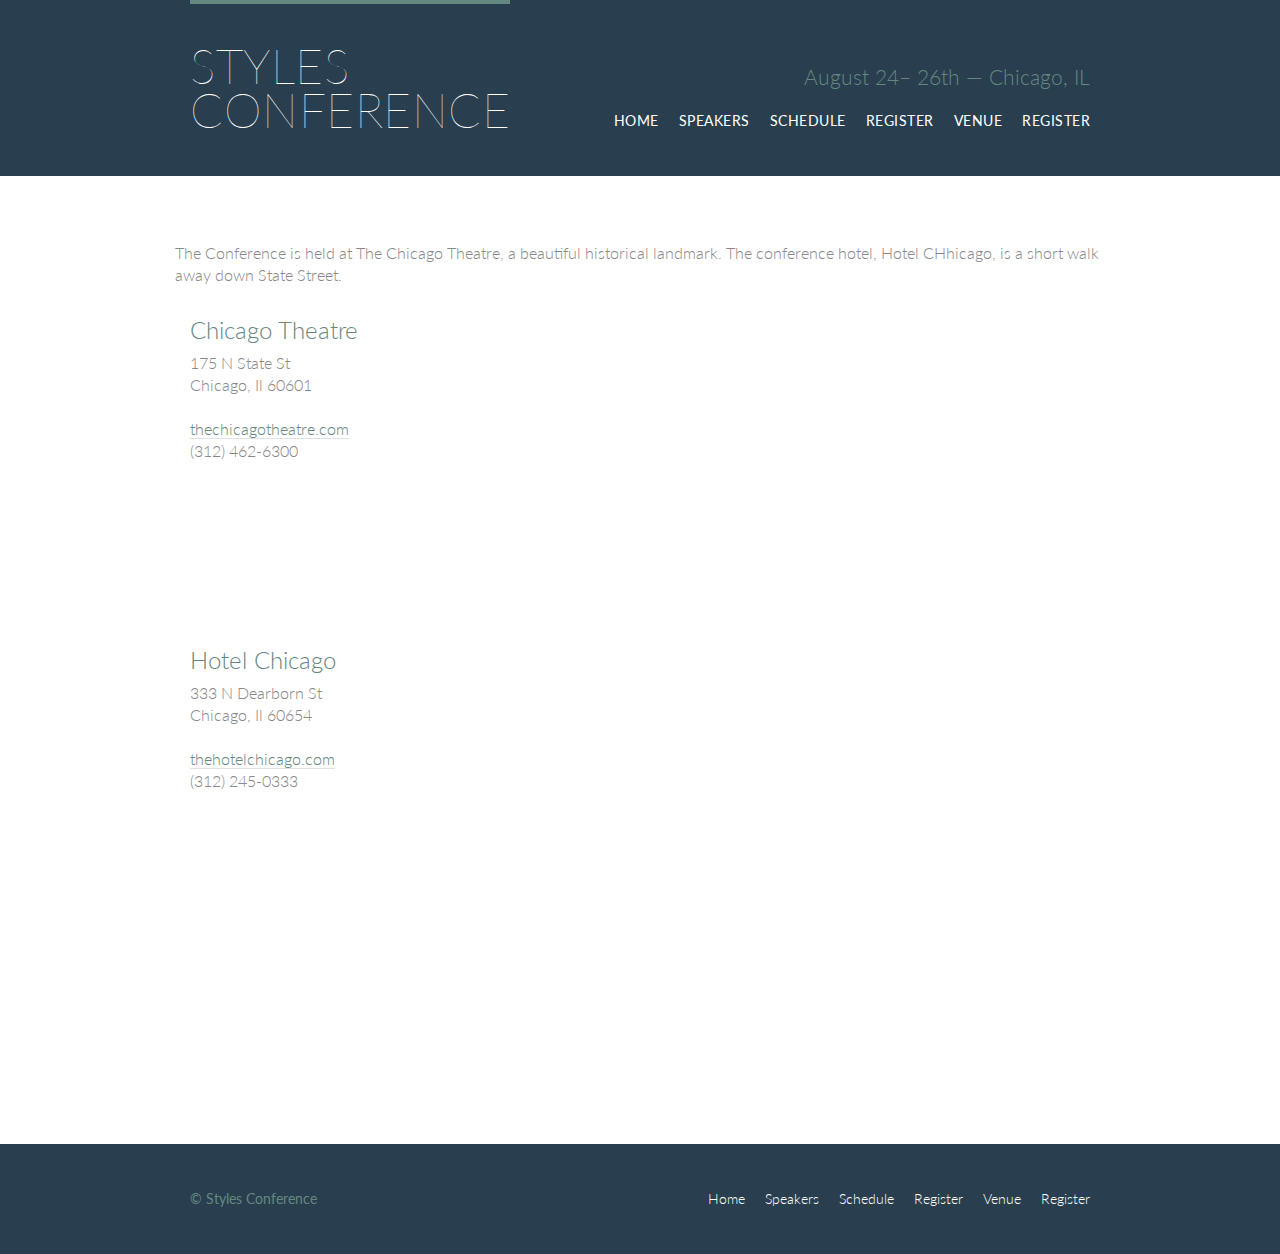
<file: Styles Conference/venue.html>
<!DOCTYPE html>
<html lang="en">
    <head>
        <meta charset="utf-8">

        <title>Styles Conference </title>

        <link rel="stylesheet" href="assets/stylesheet/main.css">

        <link rel="stylesheet"
    href="https://fonts.googleapis.com/css2?family=Lato:wght@100;300;400">

    </head>
    <body>

        <header class="primary-header container group">
            <h1 class="logo">
                <a href= "index.html">Styles
                    <br>
                    Conference
                </a>
            </h1>

        <h3 class="tagline">August 24&ndash; 26th &mdash; Chicago, IL</h3>

        <nav class="nav primary-nav">
            <ul>

                <li><a href="index.html">Home</a></li><!--
                --><li> <a href="speakers.html">Speakers</a></li><!--
                --><li><a href="schedule.html">Schedule</a></li><!--    
                --><li><a href="register.html">Register</a></li><!--
                --><li> <a href="venue.html">Venue</a></li><!--
                --><li><a href= "register.html">Register</a></li>
            
                </ul>
        </nav>
    </header>
        <section class="row">
            <div class="grid">

            <p>The Conference is held at The Chicago Theatre, a beautiful historical landmark. The conference hotel, Hotel CHhicago, is a short walk away down State Street.</p>
            <section class="venue-theatre">
                <div class="col-1-3">
                    <h2>Chicago Theatre</h2>
                    <p>175 N State St <br> Chicago, Il 60601</p>
                    <p><a href="http://www.thechicagotheatre.com/">thechicagotheatre.com</a><br> (312) 462-6300</p>
                </div><!--
                --><iframe class="venue-map col-2-3" src="https://www.mapquest.com/search/result?query=the%20chicago%20theatre&boundingBox=42.12550602553417,-87.98847198486328,42.09927322284455,-87.96950340270996&page=0&mqId=262730755&index=1"></iframe>
            </section>
            <section class="venue-hotel">
                <div class="col-2-3">
                    <h2>Hotel Chicago</h2>
                    <p>333 N Dearborn St <br>Chicago, Il 60654</p>
                    <p><a href="https://thehotelchicago.com/">thehotelchicago.com</a><br> (312) 245-0333</p>
                </div><!--
                --><iframe class="venue-map col-2-3" src="https://www.mapquest.com/us/illinois/hotel-chicago-downtown-autograph-collection-265253280"></iframe>
            </section> 
            </div>
        </section>
       
    
        <footer class="primary-footer container group"> 
            <small>&copy; Styles Conference</small>
            <nav class="nav">
         <ul>

            <li><a href="index.html">Home</a></li><!--
            --><li> <a href="speakers.html">Speakers</a></li><!--
            --><li><a href="schedule.html">Schedule</a></li><!--    
            --><li><a href="register.html">Register</a></li><!--
            --><li> <a href="venue.html">Venue</a></li><!--
            --><li><a href= "register.html">Register</a></li>
        
            </ul>
            </nav>
            
    
        </footer>
    </body>
</html>
</file>
<file: Styles Conference/assets/stylesheet/main.css>
/* http://meyerweb.com/eric/tools/css/reset/
   v2.0 | 20110126
   License: none (public domain)
*/

html, body, div, span, applet, object, iframe,
h1, h2, h3, h4, h5, h6, p, blockquote, pre,
a, abbr, acronym, address, big, cite, code,
del, dfn, em, img, ins, kbd, q, s, samp,
small, strike, strong, sub, sup, tt, var,
b, u, i, center,
dl, dt, dd, ol, ul, li,
fieldset, form, label, legend,
table, caption, tbody, tfoot, thead, tr, th, td,
article, aside, canvas, details, embed,
figure, figcaption, footer, header, hgroup,
menu, nav, output, ruby, section, summary,
time, mark, audio, video {
  margin: 0;
  padding: 0;
  border: 0;
  font-size: 100%;
  font: inherit;
  vertical-align: baseline;
}
/* HTML5 display-role reset for older browsers */
article, aside, details, figcaption, figure,
footer, header, hgroup, menu, nav, section {
  display: block;
}
body {
  line-height: 1;
}
ol, ul {
  list-style: none;
}
blockquote, q {
  quotes: none;
}
blockquote:before, blockquote:after,
q:before, q:after {
  content: '';
  content: none;
}
table {
  border-collapse: collapse;
  border-spacing: 0;
}

/*
  ========================================
  Custom styles
  ========================================
*/

body {
  background: #293f50;
  color: #888;
  font: 300 16px/22px "Lato", "Open Sans", "Helvetica Neue", Helvetica, Arial, sans-serif;
}

/*
  ========================================
  Grid
  ========================================
*/

*,
*:before,
*:after {
  -webkit-box-sizing: border-box;
     -moz-box-sizing: border-box;
          box-sizing: border-box;
}
.container,
.grid {
  margin: 0 auto;
  width: 960px;
}
.container {
  padding-left: 30px;
  padding-right: 30px;
}
.grid,
.col-1-3,
.col-2-3 {
  padding-left: 15px;
  padding-right: 15px;
}
.col-1-3,
.col-2-3  {
  display: inline-block;
  vertical-align: top;
}
.col-1-3 {
  width: 33.33%;
}
.col-2-3 {
  width: 66.66%;
}

/*
  ========================================
  Clearfix
  ========================================
*/

.group:before,
.group:after {
  content: "";
  display: table;
}
.group:after {
  clear: both;
}
.group {
  clear: both;
  *zoom: 1;
}

/*
  ========================================
  Rows
  =======================================
*/

.row,
.row-alt {
  min-width: 960px;
}
.row {
  background: #fff;
  padding: 66px 0 44px 0;
}
.row-alt {
  background: #cbe2c1;
  background: -webkit-linear-gradient(to right, #a1d3b0, #f6f1d3);
  background:    -moz-linear-gradient(to right, #a1d3b0, #f6f1d3);
  background:         linear-gradient(to right, #a1d3b0, #f6f1d3);
  padding: 44px 0 22px 0;
}

/*
  ========================================
  Typography
  ========================================
*/

h1, h2, h3, h4 {
  color: #648880;
}
h1, h3, h4, h5, p {
  margin-bottom: 22px;
}
h1 {
  font-size: 36px;
  line-height: 44px;
}
h2 {
  font-size: 24px;
  line-height: 44px;
}
h3 {
  font-size: 21px;
}
h4 {
  font-size: 18px;
}
h5 {
  color: #a9b2b9;
  font-size: 14px;
  font-weight: 400;
  text-transform: uppercase;
}
strong {
  font-weight: 400;
}
cite,
em {
  font-style: italic;
}

/*
  ========================================
  Leads
  ========================================
*/

.lead {
  text-align: center;
}
.lead p {
  font-size: 21px;
  line-height: 33px;
}

/*
  ========================================
  Links
  ========================================
*/

a {
  color: #648880;
  text-decoration: none;
}
a:hover {
  color: #a9b2b9;
}
p a {
  border-bottom: 1px solid #dfe2e5;
}
.primary-header a,
.primary-footer a {
  color: #fff;
}
.primary-header a:hover,
.primary-footer a:hover {
  color: #648880;
}

/*
  ========================================
  Buttons
  ========================================
*/

.btn {
  border-radius: 5px;
  color: #fff;
  cursor: pointer;
  display: inline-block;
  font-weight: 400;
  letter-spacing: .5px;
  margin: 0;
  text-transform: uppercase;
}
.btn-alt {
  border: 1px solid #fff;
  padding: 10px 30px;
}
.btn-alt:hover {
  background: #fff;
  color: #648880;
}

/*
  ========================================
  Primary header
  ========================================
*/

.logo {
  border-top: 4px solid #648880;
  float: left;
  font-size: 48px;
  font-weight: 100;
  letter-spacing: .5px;
  line-height: 44px;
  padding: 40px 0 22px 0;
  text-transform: uppercase;
}
.tagline {
  margin: 66px 0 22px 0;
  text-align: right;
}
.primary-nav {
  font-size: 14px;
  font-weight: 400;
  letter-spacing: .5px;
  text-transform: uppercase;
}

/*
  ========================================
  Primary footer
  ========================================
*/

.primary-footer {
  color: #648880;
  font-size: 14px;
  padding-bottom: 44px;
  padding-top: 44px;
}
.primary-footer small {
  float: left;
  font-weight: 400;
}

/*
  ========================================
  Navigation
  ========================================
*/

.nav {
  text-align: right;
}
.nav li {
  display: inline-block;
  margin: 0 10px;
  vertical-align: top;
}
.nav li:last-child {
  margin-right: 0;
}

/*
  ========================================
  Home
  ========================================
*/

.hero {
  color: #fff;
  line-height: 44px;
  padding: 22px 80px 66px 80px;
  text-align: center;
}
.hero h2 {
  font-size: 36px;
}
.hero p {
  font-size: 24px;
  font-weight: 100;
}
.teaser a:hover h3 {
  color: #a9b2b9;
}
.teaser img {
  border-radius: 5px;
  display: block;
  margin-bottom: 22px;
  max-width: 100%
}

/*
  ========================================
  Speakers
  ========================================
*/

.speaker {
  margin-bottom: 44px;
}
.speaker-info {
  border: 1px solid #dfe2e5;
  border-radius: 5px;
  margin-top: 88px;
  padding-bottom: 22px;
  text-align: center;
}
.speaker-info img {
  border-radius: 50%;
  height: 130px;
  margin: -66px 0 22px 0;
  vertical-align: top;
}

/*
  ========================================
  Venue
  ========================================
*/

.venue-theatre {
  margin-bottom: 66px;
}
.venue-hotel {
  margin-bottom: 22px;
}
.venue-map {
  height: 264px;
}
/*
=====================================
Register
=====================================
*/
.why-attend {
  list-style: square;
  margin: 0 0 22px 30px;
}
form{
  margin-bottom: 22px;
}
input, select, textarea{
  font: 300 16px/22px "Lato", "Open Sans", "Helvetica Neue", Helvetica, Arial, sans-serif;
}
.register-group label{
  color: #648880;
  cursor: pointer;
  font-weight: 400;
}
.register-group input, 
.register-group select, 
.register-group textarea {
  border: 1px solid #c6c9cc;
  border-radius: 5px;
  color: #888;
  display: block;
  margin: 5px 0 27px 0;
  padding: 5px 8px;
}
.register-group input, 
.register-group textarea{
  width: 100%;
}
.register-group select{
  height: 34px;
  width: 60px;
}
.register-group textarea{
  height:78px;
}
.btn-default{
  border: 0;
  background-color: #648880;
  padding: 11px 30px;
  font-size: 14px;
}
.btn-default:hover {
  background: #77a198;
}
/*
===========
Schedule
============*/
table{
  margin-bottom: 44px;
  width: 100%;
}
table:last-child{
  margin-bottom: 0;
}
th,
td{
  padding-bottom: 22px;
  vertical-align: top;
}
th{
  padding-right:45px;
  text-align: right;
  width: 20%;
}
td{
  width: 40%;
}
thead{
  line-height: 44px;
}
thead th{
  color:#648880;
  font-size: 24px;
}
tbody td{
  border-top: 1px solid #dfe2e5;
  padding-top: 21px;
}
tbody td:only-of-type{
  padding-left: 0;
  padding-right: 0;
}
table a{ 
  color:#888 
}
table h4{
  margin-bottom: 0;
}
.schedule-offset{
  color: #a9b2b9
}
/*step11*/
</file>
